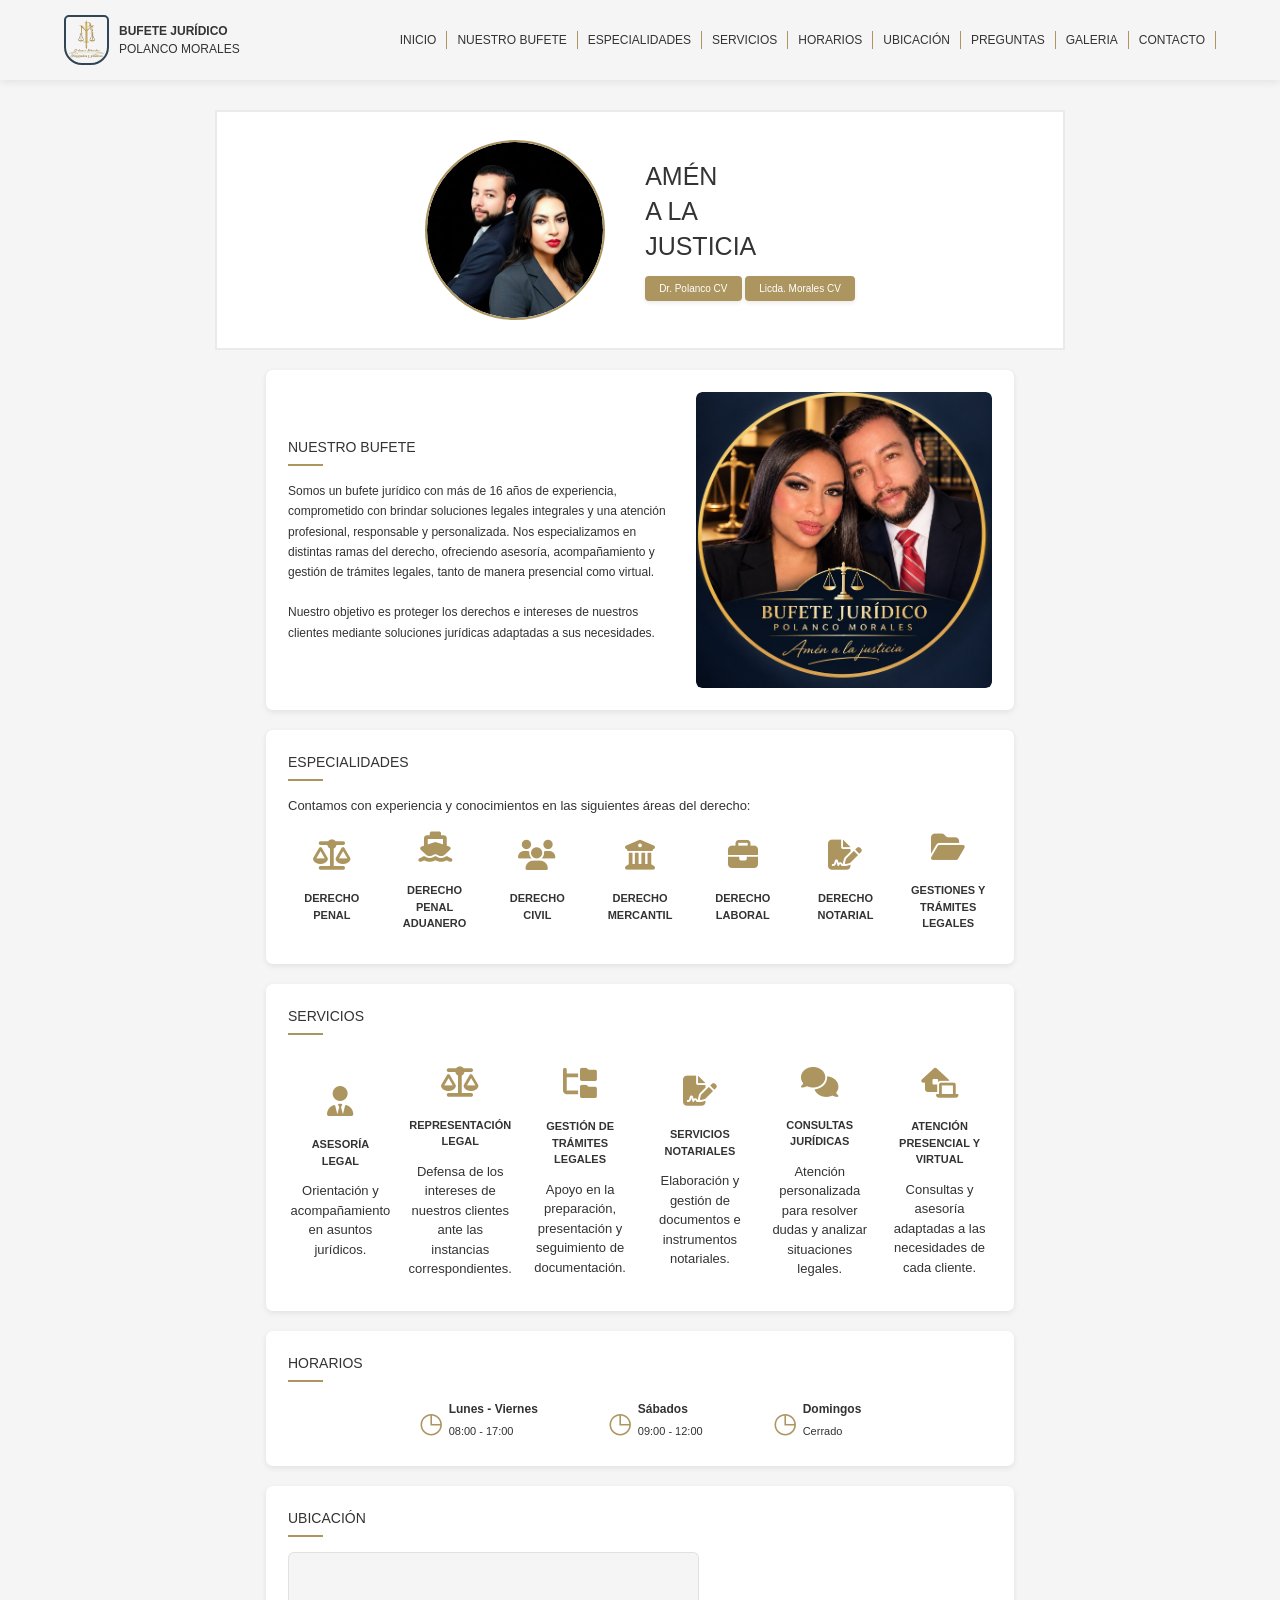
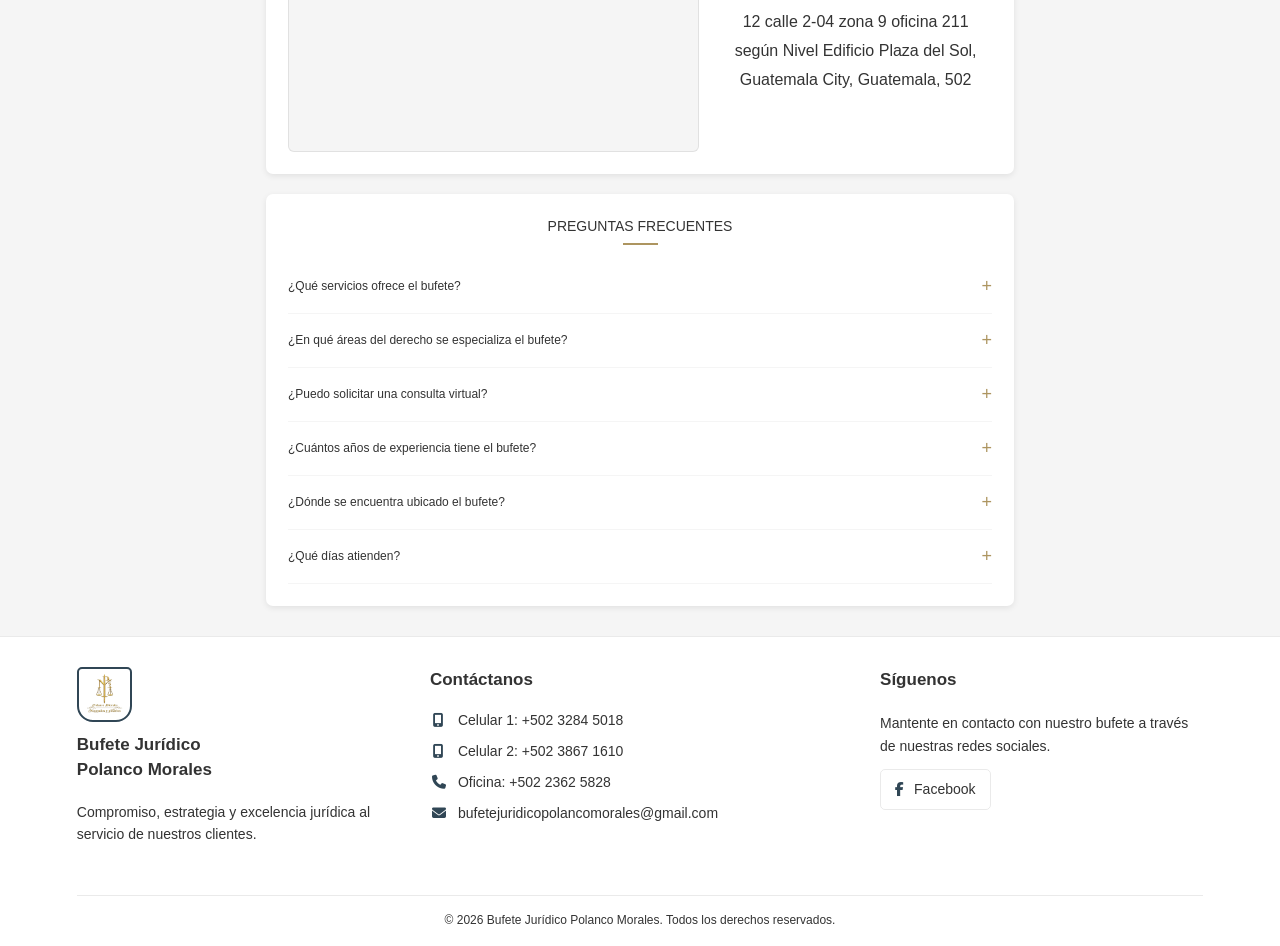
<file: index.html>
<!DOCTYPE html>
<html lang="es">
<head>
    <meta charset="UTF-8">
    <meta name="viewport" content="width=device-width, initial-scale=1.0">
    <title>Bufete Jurídico Polanco Morales</title>
    <link rel="icon" type="image/png" href="./assets/logo.png">
    <link rel="stylesheet" href="https://cdnjs.cloudflare.com/ajax/libs/font-awesome/6.5.1/css/all.min.css">
    <link rel="stylesheet" href="./CSS/estilos.css">
    <link rel="stylesheet" href="./CSS/navbar.css">
    <link rel="stylesheet" href="./CSS/footer.css">
</head>
<body>
    <!--Navbar-->
    <header class="encabezado">
        <div class="logo">
            <div class="logo-icono">
                <img src="./assets/logo.png">
            </div>
            <div class="logo-texto">
                <strong>BUFETE JURÍDICO</strong>
                <span>POLANCO MORALES</span>
            </div>
        </div>
        <nav class="menu">
            <a href="#inicio">INICIO</a>
            <a href="#historia">NUESTRO BUFETE</a>
            <a href="#especialidades">ESPECIALIDADES</a>
            <a href="#servicios">SERVICIOS</a>
            <a href="#horarios">HORARIOS</a>
            <a href="#ubicacion">UBICACIÓN</a>
            <a href="#preguntas">PREGUNTAS</a>
            <a href="./galeria.html">GALERIA</a>
            <a href="https://wa.me/50232845018" target="_blank" rel="noopener noreferrer">CONTACTO</a>
        </nav>
    </header>

    <!--Contenido-->
    <main class="contenedor">
        <!--Portada Principal-->
        <div class="portada" id="inicio">
            <div class="abogados">
                <img src="./assets/abogados.jpg" alt="foto de los abogados">
            </div>
            <div class="portada-texto">
                <h2>AMÉN<br>
                A LA<br>
                JUSTICIA</h2>
                <a class="etiqueta" href="./cvdoctor.html">Dr. Polanco CV</a>
                <a class="etiqueta" href="./cvlicda.html">Licda. Morales CV</a>
            </div>
        </div>

        <!--Sobre Nosotros-->
        <article class="tarjeta historia" id="historia">
            <div class="texto">
                <h3>NUESTRO BUFETE</h3>
                <p>
                    Somos un bufete jurídico con más de 16 años de experiencia, comprometido con brindar 
                    soluciones legales integrales y una atención profesional, responsable y 
                    personalizada. Nos especializamos en distintas ramas del derecho, ofreciendo 
                    asesoría, acompañamiento y gestión de trámites legales, tanto de manera presencial 
                    como virtual.
                </p><br><p>
                    Nuestro objetivo es proteger los derechos e intereses de nuestros clientes mediante 
                    soluciones jurídicas adaptadas a sus necesidades.
                </p>
            </div>
            <div class="imagen-equipo">
                <img src="./assets/abogados2.jpeg" alt="foto de los abogados">
            </div>
        </article>

         <!--Especialidades-->
        <article class="tarjeta" id="especialidades">
        <h3>ESPECIALIDADES</h3>
        <p>Contamos con experiencia y conocimientos en las siguientes áreas del derecho:</p>
        <div class="elementos">
            <div class="elemento">
                <span class="icono"><i class="fa-solid fa-scale-balanced"></i></span>
                <strong>DERECHO PENAL</strong>
            </div>

            <div class="elemento">
                <span class="icono"><i class="fa-solid fa-ship"></i></span>
                <strong>DERECHO PENAL ADUANERO</strong>
            </div>

            <div class="elemento">
                <span class="icono"><i class="fa-solid fa-users"></i></span>
                <strong>DERECHO CIVIL</strong>
            </div>

            <div class="elemento">
                <span class="icono"><i class="fa-solid fa-building-columns"></i></span>
                <strong>DERECHO MERCANTIL</strong>
            </div>

            <div class="elemento">
                <span class="icono"><i class="fa-solid fa-briefcase"></i></span>
                <strong>DERECHO LABORAL</strong>
            </div>

            <div class="elemento">
                <span class="icono"><i class="fa-solid fa-file-signature"></i></span>
                <strong>DERECHO NOTARIAL</strong>
            </div>

            <div class="elemento">
                <span class="icono"><i class="fa-solid fa-folder-open"></i></span>
                <strong>GESTIONES Y TRÁMITES LEGALES</strong>
            </div>
        </div>
        </article>

        <!--Servicios-->
        <article class="tarjeta" id="servicios">
        <h3>SERVICIOS</h3>
        <div class="elementos">
            <div class="elemento">
                <span class="icono"><i class="fa-solid fa-user-tie"></i></span>
                <strong>ASESORÍA LEGAL</strong>
                <p>Orientación y acompañamiento en asuntos jurídicos.</p>
            </div>

            <div class="elemento">
                <span class="icono"><i class="fa-solid fa-scale-balanced"></i></span>
                <strong>REPRESENTACIÓN LEGAL</strong>
                <p>Defensa de los intereses de nuestros clientes ante las instancias correspondientes.</p>
            </div>

            <div class="elemento">
                <span class="icono"><i class="fa-solid fa-folder-tree"></i></span>
                <strong>GESTIÓN DE TRÁMITES LEGALES</strong>
                <p>Apoyo en la preparación, presentación y seguimiento de documentación.</p>
            </div>

            <div class="elemento">
                <span class="icono"><i class="fa-solid fa-file-signature"></i></span>
                <strong>SERVICIOS NOTARIALES</strong>
                <p>Elaboración y gestión de documentos e instrumentos notariales.</p>
            </div>

            <div class="elemento">
                <span class="icono"><i class="fa-solid fa-comments"></i></span>
                <strong>CONSULTAS JURÍDICAS</strong>
                <p>Atención personalizada para resolver dudas y analizar situaciones legales.</p>
            </div>

            <div class="elemento">
                <span class="icono"><i class="fa-solid fa-laptop-house"></i></span>
                <strong>ATENCIÓN PRESENCIAL Y VIRTUAL</strong>
                <p>Consultas y asesoría adaptadas a las necesidades de cada cliente.</p>
            </div>
        </div>
        </article>

        <!--Horarios-->
        <article class="tarjeta" id="horarios">
            <h3>HORARIOS</h3>

            <div class="horarios">
                <div class="horario">
                    <span class="reloj">◷</span>
                    <div>
                        <strong>Lunes - Viernes</strong>
                        <p>08:00 - 17:00</p>
                    </div>
                </div>

                <div class="horario">
                    <span class="reloj">◷</span>
                    <div>
                        <strong>Sábados</strong>
                        <p>09:00 - 12:00</p>
                    </div>
                </div>

                <div class="horario">
                    <span class="reloj">◷</span>
                    <div>
                        <strong>Domingos</strong>
                        <p>Cerrado</p>
                    </div>
                </div>
            </div>
        </article>

        <!--Ubicacion-->
        <article class="tarjeta" id="ubicacion">
            <h3>UBICACIÓN</h3>
            <div class="ubicacion">
                <div class="mapa">
                    <iframe src="https://www.google.com/maps/embed?pb=!1m17!1m12!1m3!1d3860.9471312645524!2d-90.52725379059821!3d14.602087585825569!2m3!1f0!2f0!3f0!3m2!1i1024!2i768!4f13.1!3m2!1m1!2zMTTCsDM2JzA3LjUiTiA5MMKwMzEnMjguOCJX!5e0!3m2!1ses!2sgt!4v1791774479644!5m2!1ses!2sgt" width="600" height="450" style="border:0;" allowfullscreen="" loading="lazy" referrerpolicy="strict-origin-when-cross-origin"></iframe>
                </div>
                <p>
                    12 calle 2-04 zona 9 oficina 211 según Nivel Edificio Plaza del Sol, Guatemala City, Guatemala, 502
                </p>
            </div>
        </article>

        <!--Preguntas Frecuentes-->
        <article class="tarjeta" id="preguntas">
            <h3 class="titulo-centrado">PREGUNTAS FRECUENTES</h3>
            <details>
                <summary>¿Qué servicios ofrece el bufete?</summary>
                <p>
                    Ofrecemos asesoría jurídica, representación legal,
                    servicios notariales y gestión de trámites en distintas
                    áreas del derecho.
                </p>
            </details>

            <details>
                <summary>¿En qué áreas del derecho se especializa el bufete?</summary>
                <p>
                    Nos especializamos en derecho penal, penal aduanero,
                    civil, mercantil, laboral y notarial, además de otras
                    gestiones legales.
                </p>
            </details>

            <details>
                <summary>¿Puedo solicitar una consulta virtual?</summary>
                <p>
                    Sí. Brindamos atención presencial y virtual, según
                    las necesidades del cliente y la naturaleza del asunto legal.
                </p>
            </details>

            <details>
                <summary>¿Cuántos años de experiencia tiene el bufete?</summary>
                <p>
                    Contamos con más de 16 años de experiencia en el
                    ámbito jurídico.
                </p>
            </details>

            <details>
                <summary>¿Dónde se encuentra ubicado el bufete?</summary>
                <p>
                    Estamos ubicados en el Edificio Plaza del Sol,
                    oficina 211, segundo nivel, 12 calle 2-04,
                    zona 9, Ciudad de Guatemala.
                </p>
            </details>

            <details>
                <summary>¿Qué días atienden?</summary>
                <p>
                    Atendemos de lunes a viernes de 8:00 a. m. a
                    5:00 p. m. y los sábados de 9:00 a. m. a
                    12:00 p. m. Los domingos permanecemos cerrados.
                </p>
            </details>
        </article>
    </main>

    <!--footer-->
    <footer class="pie" id="contacto">
        <div class="pie-contenido">
            <!-- Identidad del bufete -->
            <div class="pie-marca">
                <div class="logo-pie">
                    <img src="./assets/logo.png" alt="Logo del Bufete Jurídico Polanco Morales">
                </div>
                <h3>Bufete Jurídico<br>Polanco Morales</h3>
                <p>
                    Compromiso, estrategia y excelencia jurídica
                    al servicio de nuestros clientes.
                </p>
            </div>
            <!-- Información de contacto -->
            <div class="pie-contacto">
                <h3>Contáctanos</h3>
                <a href="tel:+50232845018">
                    <i class="fa-solid fa-mobile-screen-button"></i>
                    <span>Celular 1: +502 3284 5018</span>
                </a>
                <a href="tel:+50238671610">
                    <i class="fa-solid fa-mobile-screen-button"></i>
                    <span>Celular 2: +502 3867 1610</span>
                </a>
                <a href="tel:+50223625828">
                    <i class="fa-solid fa-phone"></i>
                    <span>Oficina: +502 2362 5828</span>
                </a>
                <a href="mailto:bufetejuridicopolancomorales@gmail.com">
                    <i class="fa-solid fa-envelope"></i>
                    <span>bufetejuridicopolancomorales@gmail.com</span>
                </a>
            </div>
            <!-- Redes sociales -->
            <div class="pie-redes">
                <h3>Síguenos</h3>
                <p>
                    Mantente en contacto con nuestro bufete
                    a través de nuestras redes sociales.
                </p>
                <a class="red-social"
                href="https://www.facebook.com/share/1MGmmnEC4C/?mibextid=wwXIfr"
                target="_blank"
                rel="noopener noreferrer">
                    <i class="fa-brands fa-facebook-f"></i>
                    <span>Facebook</span>
                </a>
            </div>
        </div>
        <!-- Derechos reservados -->
        <div class="pie-inferior">
            <p>
                © 2026 Bufete Jurídico Polanco Morales.
                Todos los derechos reservados.
            </p>
        </div>
    </footer>

</body>
</html>
</file>
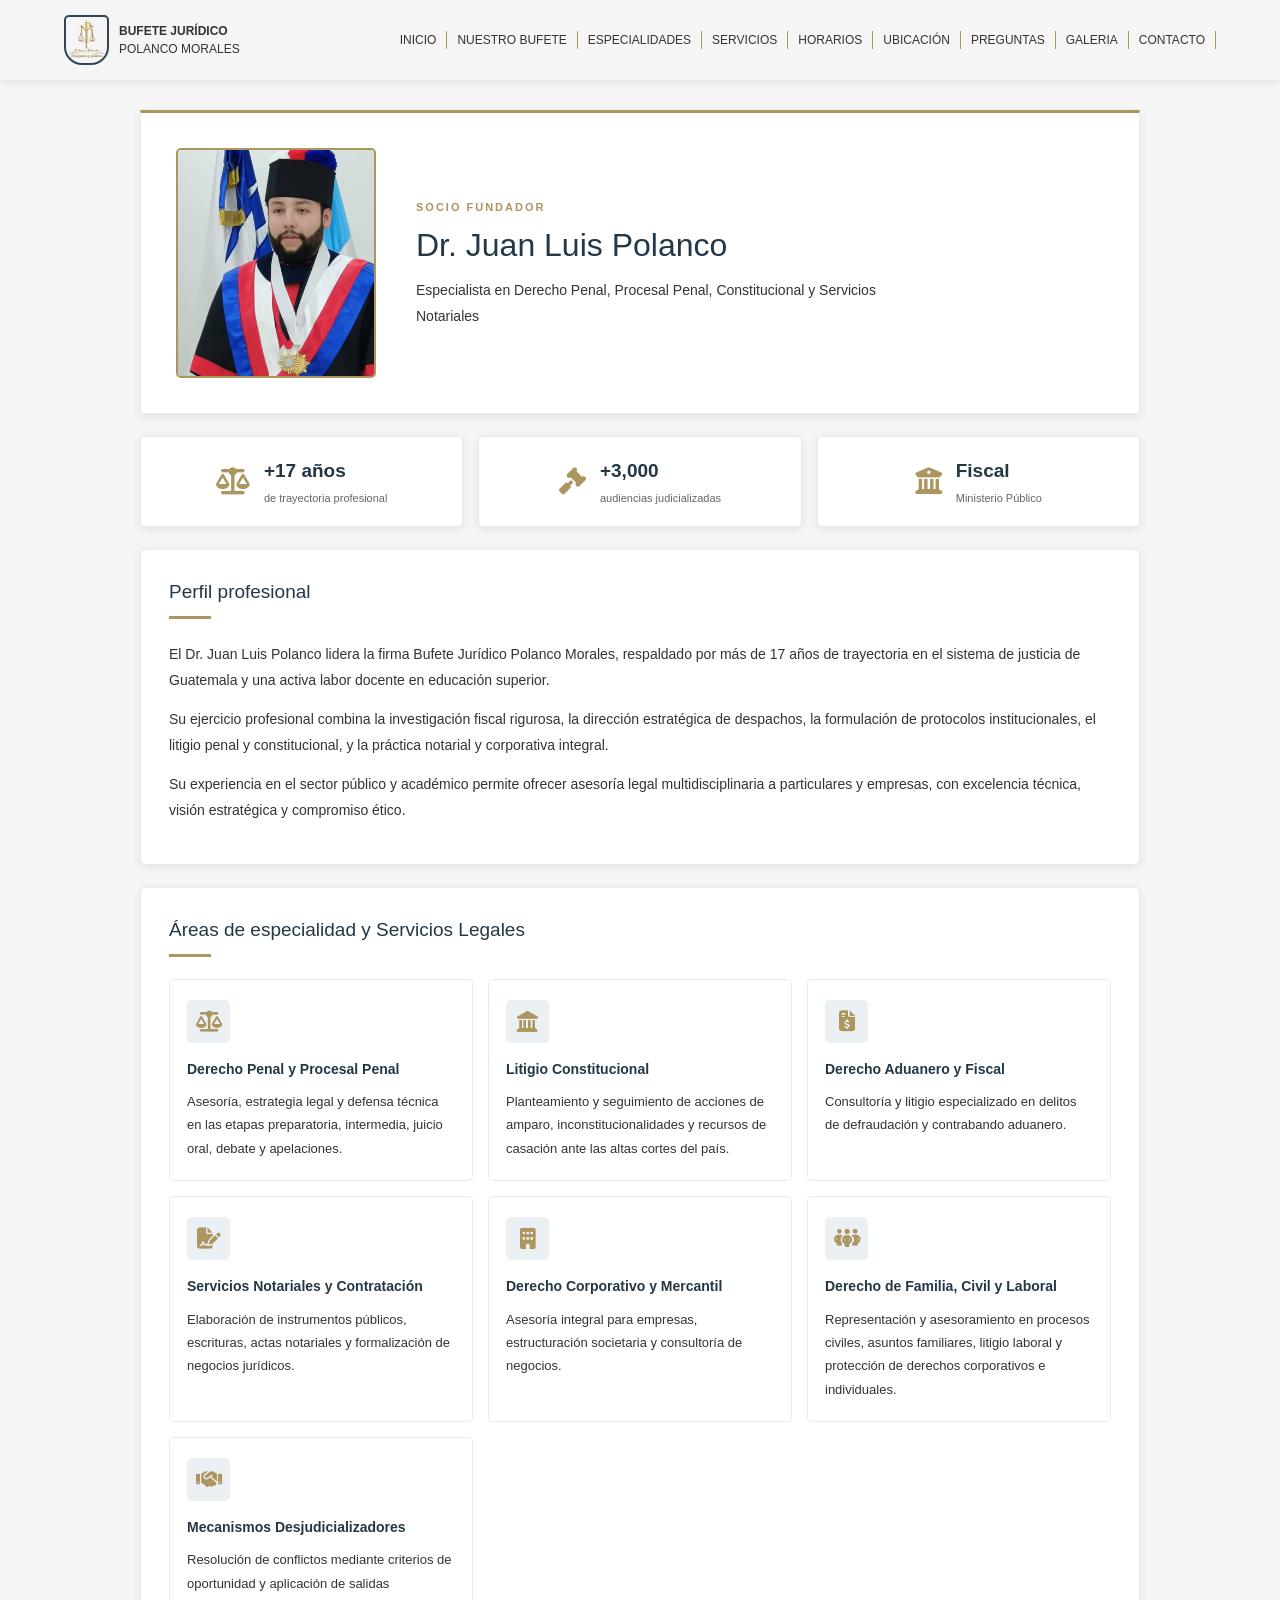
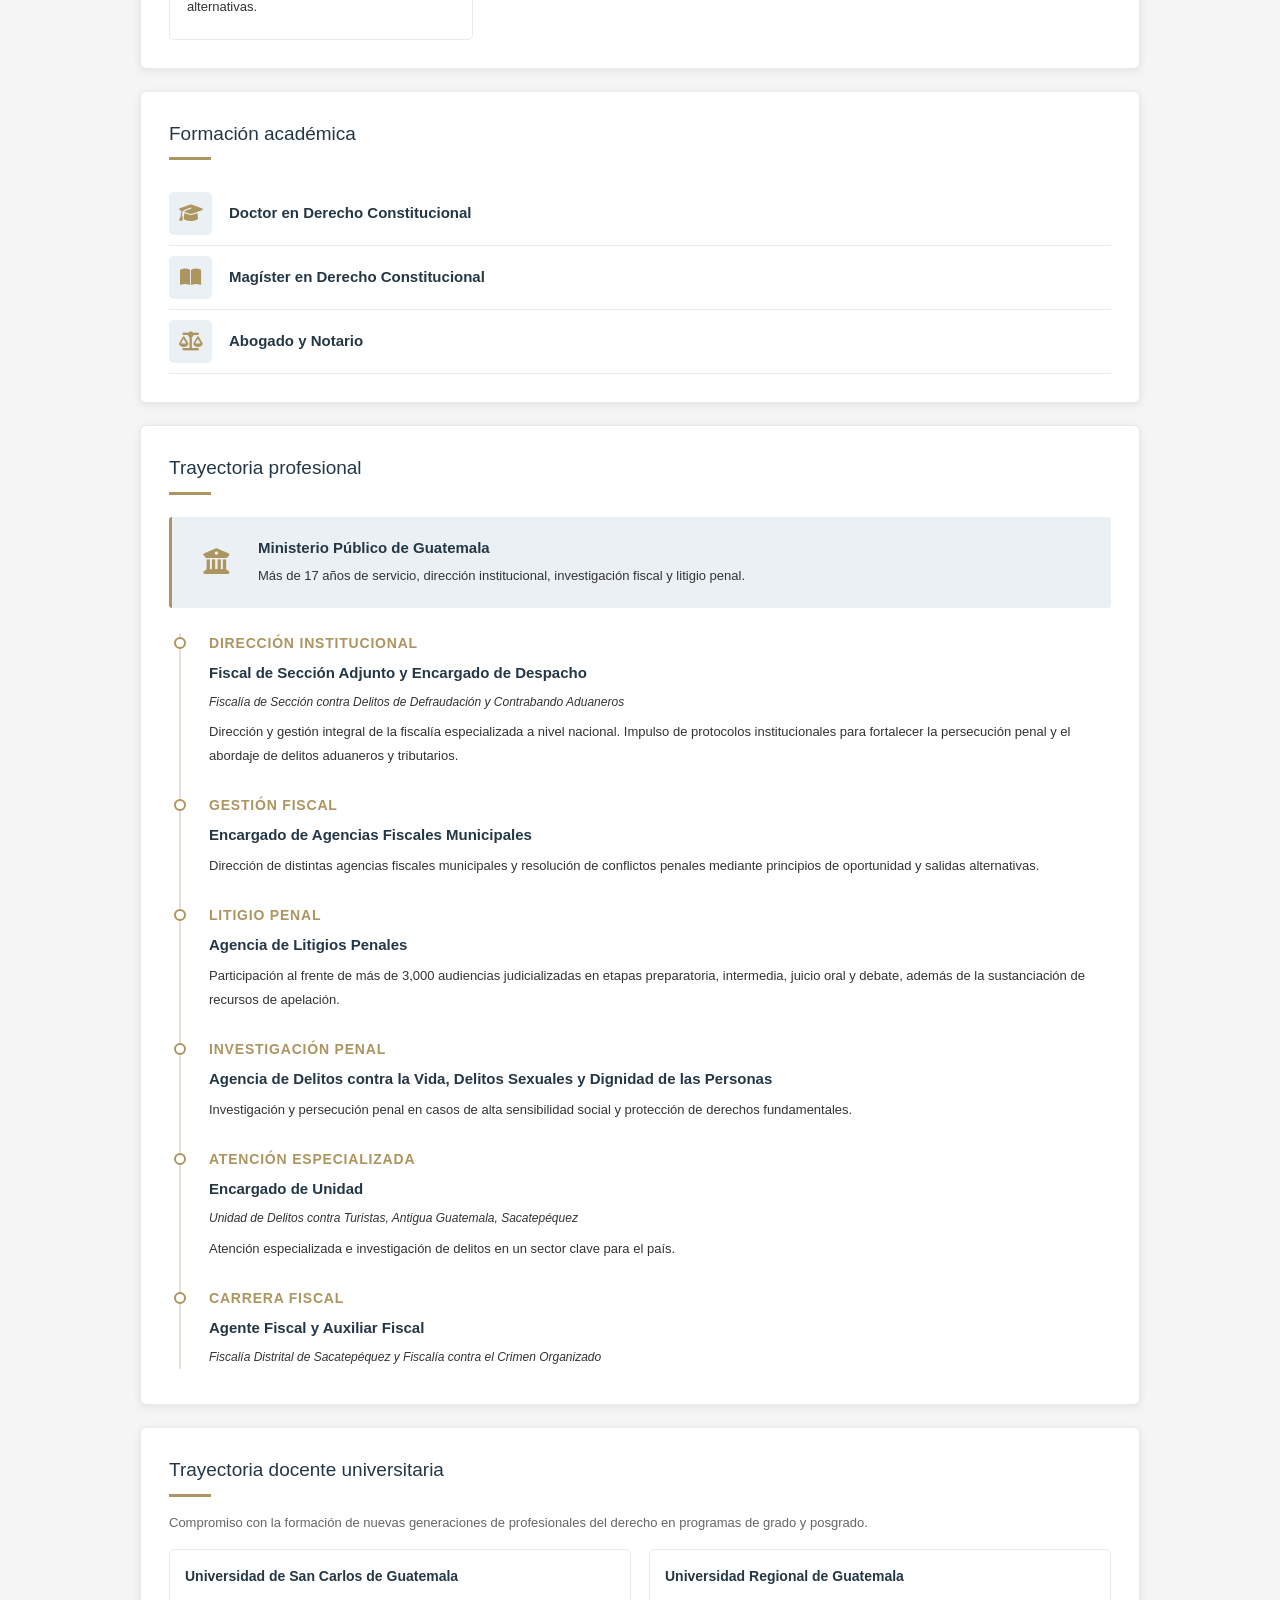
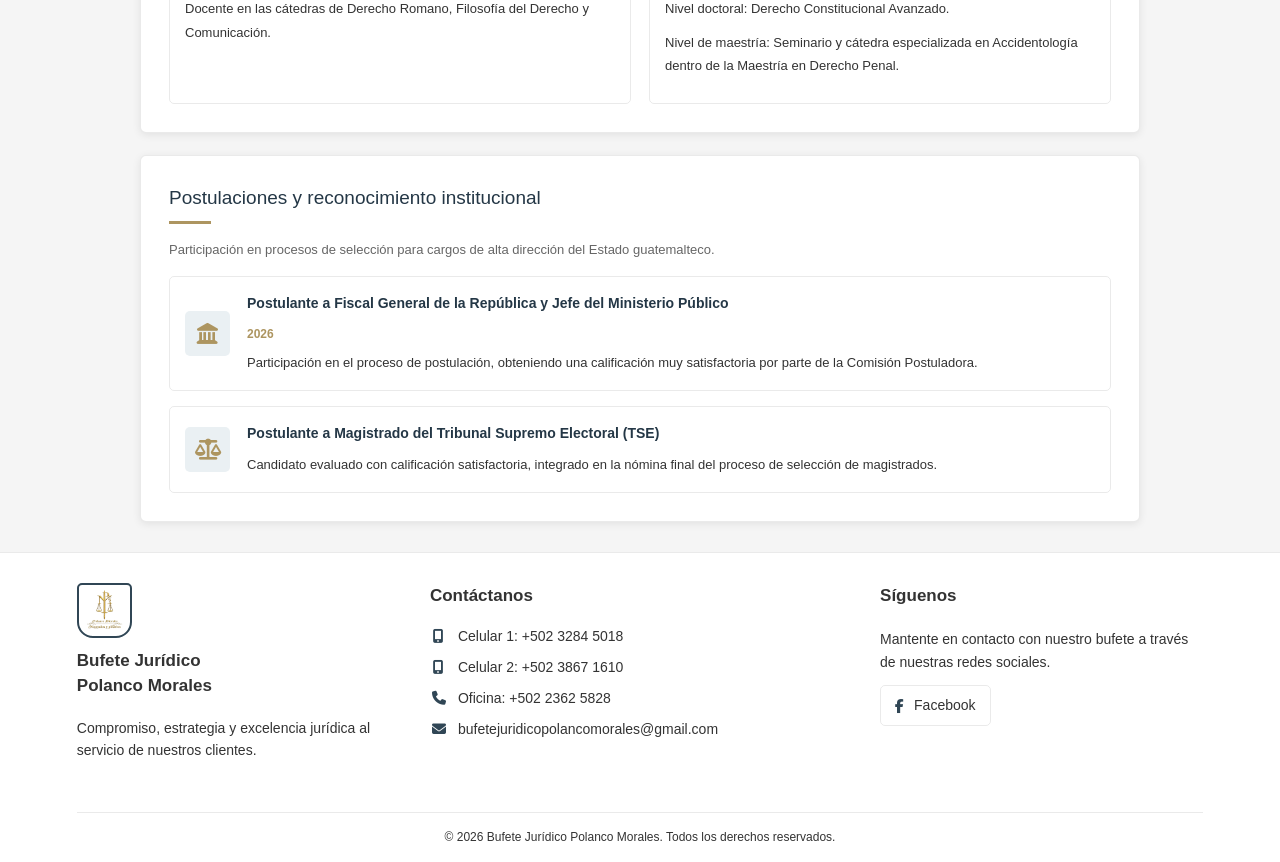
<file: cvdoctor.html>
<!DOCTYPE html>
<html lang="es">
<head>
    <meta charset="UTF-8">
    <meta name="viewport" content="width=device-width, initial-scale=1.0">
    <meta name="description" content="Perfil profesional del Dr. Juan Luis Polanco, socio fundador de Bufete Jurídico Polanco Morales, especialista en Derecho Penal, Constitucional y Notarial.">
    <title>Dr. Juan Luis Polanco | Bufete Jurídico Polanco Morales</title>
    <link rel="icon" type="image/png" href="./assets/logo.png">
    <link rel="stylesheet" href="./CSS/variables.css">
    <link rel="stylesheet" href="./CSS/navbar.css">
    <link rel="stylesheet" href="./CSS/cv.css">
    <link rel="stylesheet" href="./CSS/cv_resp.css">
    <link rel="stylesheet" href="./CSS/footer.css">

    <link rel="stylesheet" href="https://cdnjs.cloudflare.com/ajax/libs/font-awesome/6.7.2/css/all.min.css">
</head>
<body>

    <!--Navbar-->
    <header class="encabezado">
        <div class="logo">
            <div class="logo-icono">
                <img src="./assets/logo.png">
            </div>
            <div class="logo-texto">
                <strong>BUFETE JURÍDICO</strong>
                <span>POLANCO MORALES</span>
            </div>
        </div>
        <nav class="menu">
            <a href="./index.html#inicio">INICIO</a>
            <a href="./index.html#historia">NUESTRO BUFETE</a>
            <a href="./index.html#especialidades">ESPECIALIDADES</a>
            <a href="./index.html#servicios">SERVICIOS</a>
            <a href="./index.html#horarios">HORARIOS</a>
            <a href="./index.html#ubicacion">UBICACIÓN</a>
            <a href="./index.html#preguntas">PREGUNTAS</a>
            <a href="./galeria.html">GALERIA</a>
            <a href="https://wa.me/50232845018" target="_blank" rel="noopener noreferrer">CONTACTO</a>
        </nav>
    </header>

    <main class="contenedor" id="inicio">
        <!--perfil-->
        <section class="portada">
            <div class="foto-perfil">
                <img src="./assets/cvdoc.jpeg" alt="Fotografía del Dr. Juan Luis Polanco">
            </div>
            <div class="portada-texto">
                <span class="subtitulo">SOCIO FUNDADOR</span>
                <h1>Dr. Juan Luis Polanco</h1>
                <p class="cargo">Especialista en Derecho Penal, Procesal Penal, Constitucional y Servicios Notariales</p>
            </div>
        </section>

        <!--datos destacados-->
        <section class="indicadores" aria-label="Experiencia profesional">
            <article class="indicador">
                <i class="fa-solid fa-scale-balanced"></i>
                <div>
                    <strong>+17 años</strong>
                    <span>de trayectoria profesional</span>
                </div>
            </article>
            <article class="indicador">
                <i class="fa-solid fa-gavel"></i>
                <div>
                    <strong>+3,000</strong>
                    <span>audiencias judicializadas</span>
                </div>
            </article>
            <article class="indicador">
                <i class="fa-solid fa-building-columns"></i>
                <div>
                    <strong>Fiscal</strong>
                    <span>Ministerio Público</span>
                </div>
            </article>
        </section>

        <!--introduccion personal-->
        <section class="tarjeta" id="perfil">
            <h2 class="titulo-seccion">Perfil profesional</h2>

            <div class="perfil-contenido">
                <div class="perfil-texto">
                    <p>
                        El Dr. Juan Luis Polanco lidera la firma Bufete Jurídico
                        Polanco Morales, respaldado por más de 17 años de
                        trayectoria en el sistema de justicia de Guatemala y
                        una activa labor docente en educación superior.
                    </p>
                    <p>
                        Su ejercicio profesional combina la investigación
                        fiscal rigurosa, la dirección estratégica de despachos,
                        la formulación de protocolos institucionales, el litigio
                        penal y constitucional, y la práctica notarial y
                        corporativa integral.
                    </p>
                    <p>
                        Su experiencia en el sector público y académico permite
                        ofrecer asesoría legal multidisciplinaria a particulares
                        y empresas, con excelencia técnica, visión estratégica
                        y compromiso ético.
                    </p>
                </div>
            </div>
        </section>

        <!--especialidades y servicios-->
        <section class="tarjeta" id="especialidades">
            <h2 class="titulo-seccion">Áreas de especialidad y Servicios Legales</h2>
            <div class="especialidades-grid">
                <article class="especialidad">
                    <div class="especialidad-icono">
                        <i class="fa-solid fa-scale-balanced"></i>
                    </div>
                    <h3>Derecho Penal y Procesal Penal</h3>
                    <p>
                        Asesoría, estrategia legal y defensa técnica en las
                        etapas preparatoria, intermedia, juicio oral, debate
                        y apelaciones.
                    </p>
                </article>
                <article class="especialidad">
                    <div class="especialidad-icono">
                        <i class="fa-solid fa-landmark"></i>
                    </div>
                    <h3>Litigio Constitucional</h3>
                    <p>
                        Planteamiento y seguimiento de acciones de amparo,
                        inconstitucionalidades y recursos de casación ante
                        las altas cortes del país.
                    </p>
                </article>
                <article class="especialidad">
                    <div class="especialidad-icono">
                        <i class="fa-solid fa-file-invoice-dollar"></i>
                    </div>
                    <h3>Derecho Aduanero y Fiscal</h3>
                    <p>
                        Consultoría y litigio especializado en delitos de
                        defraudación y contrabando aduanero.
                    </p>
                </article>
                <article class="especialidad">
                    <div class="especialidad-icono">
                        <i class="fa-solid fa-file-signature"></i>
                    </div>
                    <h3>Servicios Notariales y Contratación</h3>
                    <p>
                        Elaboración de instrumentos públicos, escrituras,
                        actas notariales y formalización de negocios jurídicos.
                    </p>
                </article>
                <article class="especialidad">
                    <div class="especialidad-icono">
                        <i class="fa-solid fa-building"></i>
                    </div>
                    <h3>Derecho Corporativo y Mercantil</h3>
                    <p>
                        Asesoría integral para empresas, estructuración
                        societaria y consultoría de negocios.
                    </p>
                </article>
                <article class="especialidad">
                    <div class="especialidad-icono">
                        <i class="fa-solid fa-people-group"></i>
                    </div>
                    <h3>Derecho de Familia, Civil y Laboral</h3>
                    <p>
                        Representación y asesoramiento en procesos civiles,
                        asuntos familiares, litigio laboral y protección
                        de derechos corporativos e individuales.
                    </p>
                </article>
                <article class="especialidad">
                    <div class="especialidad-icono">
                        <i class="fa-solid fa-handshake"></i>
                    </div>
                    <h3>Mecanismos Desjudicializadores</h3>
                    <p>
                        Resolución de conflictos mediante criterios de
                        oportunidad y aplicación de salidas alternativas.
                    </p>
                </article>
            </div>
        </section>

        <!--formacion academica-->
        <section class="tarjeta" id="formacion">
            <h2 class="titulo-seccion">Formación académica</h2>
            <div class="formacion-lista">
                <article class="formacion-item">
                    <span class="formacion-icono">
                        <i class="fa-solid fa-graduation-cap"></i>
                    </span>
                    <h3>Doctor en Derecho Constitucional</h3>
                </article>
                <article class="formacion-item">
                    <span class="formacion-icono">
                        <i class="fa-solid fa-book-open"></i>
                    </span>
                    <h3>Magíster en Derecho Constitucional</h3>
                </article>
                <article class="formacion-item">
                    <span class="formacion-icono">
                        <i class="fa-solid fa-scale-balanced"></i>
                    </span>
                    <h3>Abogado y Notario</h3>
                </article>
            </div>
        </section>

        <!--experiencia profesional-->
        <section class="tarjeta" id="experiencia">
            <h2 class="titulo-seccion">Trayectoria profesional</h2>
            <div class="experiencia-intro">
                <div class="experiencia-icono">
                    <i class="fa-solid fa-building-columns"></i>
                </div>
                <div>
                    <h3>Ministerio Público de Guatemala</h3>
                    <p>
                        Más de 17 años de servicio, dirección institucional,
                        investigación fiscal y litigio penal.
                    </p>
                </div>
            </div>
            <div class="linea-tiempo">
                <article class="experiencia-item">
                    <span class="punto-tiempo"></span>
                    <div>
                        <span class="experiencia-categoria">
                            DIRECCIÓN INSTITUCIONAL
                        </span>
                        <h3>Fiscal de Sección Adjunto y Encargado de Despacho</h3>
                        <p class="institucion">
                            Fiscalía de Sección contra Delitos de Defraudación
                            y Contrabando Aduaneros
                        </p>
                        <p>
                            Dirección y gestión integral de la fiscalía
                            especializada a nivel nacional. Impulso de
                            protocolos institucionales para fortalecer la
                            persecución penal y el abordaje de delitos
                            aduaneros y tributarios.
                        </p>
                    </div>
                </article>
                <article class="experiencia-item">
                    <span class="punto-tiempo"></span>
                    <div>
                        <span class="experiencia-categoria">
                            GESTIÓN FISCAL
                        </span>
                        <h3>Encargado de Agencias Fiscales Municipales</h3>
                        <p>
                            Dirección de distintas agencias fiscales
                            municipales y resolución de conflictos penales
                            mediante principios de oportunidad y salidas
                            alternativas.
                        </p>
                    </div>
                </article>
                <article class="experiencia-item">
                    <span class="punto-tiempo"></span>
                    <div>
                        <span class="experiencia-categoria">
                            LITIGIO PENAL
                        </span>
                        <h3>Agencia de Litigios Penales</h3>
                        <p>
                            Participación al frente de más de 3,000 audiencias
                            judicializadas en etapas preparatoria, intermedia,
                            juicio oral y debate, además de la sustanciación
                            de recursos de apelación.
                        </p>
                    </div>
                </article>
                <article class="experiencia-item">
                    <span class="punto-tiempo"></span>
                    <div>
                        <span class="experiencia-categoria">
                            INVESTIGACIÓN PENAL
                        </span>
                        <h3>Agencia de Delitos contra la Vida, Delitos Sexuales y Dignidad de las Personas</h3>
                        <p>
                            Investigación y persecución penal en casos de
                            alta sensibilidad social y protección de derechos
                            fundamentales.
                        </p>
                    </div>
                </article>
                <article class="experiencia-item">
                    <span class="punto-tiempo"></span>
                    <div>
                        <span class="experiencia-categoria">
                            ATENCIÓN ESPECIALIZADA
                        </span>
                        <h3>Encargado de Unidad</h3>
                        <p class="institucion">
                            Unidad de Delitos contra Turistas, Antigua
                            Guatemala, Sacatepéquez
                        </p>
                        <p>
                            Atención especializada e investigación de delitos
                            en un sector clave para el país.
                        </p>
                    </div>
                </article>
                <article class="experiencia-item">
                    <span class="punto-tiempo"></span>
                    <div>
                        <span class="experiencia-categoria">
                            CARRERA FISCAL
                        </span>
                        <h3>Agente Fiscal y Auxiliar Fiscal</h3>
                        <p class="institucion">
                            Fiscalía Distrital de Sacatepéquez y Fiscalía
                            contra el Crimen Organizado
                        </p>
                    </div>
                </article>
            </div>
        </section>

        <!--docencia-->
        <section class="tarjeta" id="docencia">
            <h2 class="titulo-seccion">Trayectoria docente universitaria</h2>
            <p class="introduccion">
                Compromiso con la formación de nuevas generaciones de
                profesionales del derecho en programas de grado y posgrado.
            </p>
            <div class="docencia-grid">
                <article class="docencia-card">
                    <h3>Universidad de San Carlos de Guatemala</h3>
                    <p>
                        Docente en las cátedras de Derecho Romano,
                        Filosofía del Derecho y Comunicación.
                    </p>
                </article>
                <article class="docencia-card">
                    <h3>Universidad Regional de Guatemala</h3>
                    <p>
                        Nivel doctoral: Derecho Constitucional Avanzado.
                    </p>
                    <p>
                        Nivel de maestría: Seminario y cátedra especializada
                        en Accidentología dentro de la Maestría en Derecho Penal.
                    </p>
                </article>
            </div>
        </section>

        <!--postulaciones-->
        <section class="tarjeta" id="reconocimientos">
            <h2 class="titulo-seccion">Postulaciones y reconocimiento institucional</h2>
            <p class="introduccion">
                Participación en procesos de selección para cargos de alta
                dirección del Estado guatemalteco.
            </p>
            <div class="postulaciones-lista">
                <article class="postulacion">
                    <div class="postulacion-icono">
                        <i class="fa-solid fa-landmark"></i>
                    </div>
                    <div>
                        <h3>Postulante a Fiscal General de la República y Jefe del Ministerio Público</h3>
                        <span class="postulacion-fecha">2026</span>
                        <p>
                            Participación en el proceso de postulación,
                            obteniendo una calificación muy satisfactoria
                            por parte de la Comisión Postuladora.
                        </p>
                    </div>
                </article>
                <article class="postulacion">
                    <div class="postulacion-icono">
                        <i class="fa-solid fa-scale-balanced"></i>
                    </div>
                    <div>
                        <h3>Postulante a Magistrado del Tribunal Supremo Electoral (TSE)</h3>
                        <p>
                            Candidato evaluado con calificación satisfactoria,
                            integrado en la nómina final del proceso de
                            selección de magistrados.
                        </p>
                    </div>
                </article>

            </div>
        </section>
    </main>

    <!--footer-->
    <footer class="pie" id="contacto">
        <div class="pie-contenido">
            <!-- Identidad del bufete -->
            <div class="pie-marca">
                <div class="logo-pie">
                    <img src="./assets/logo.png" alt="Logo del Bufete Jurídico Polanco Morales">
                </div>
                <h3>Bufete Jurídico<br>Polanco Morales</h3>
                <p>
                    Compromiso, estrategia y excelencia jurídica
                    al servicio de nuestros clientes.
                </p>
            </div>
            <!-- Información de contacto -->
            <div class="pie-contacto">
                <h3>Contáctanos</h3>
                <a href="tel:+50232845018">
                    <i class="fa-solid fa-mobile-screen-button"></i>
                    <span>Celular 1: +502 3284 5018</span>
                </a>
                <a href="tel:+50238671610">
                    <i class="fa-solid fa-mobile-screen-button"></i>
                    <span>Celular 2: +502 3867 1610</span>
                </a>
                <a href="tel:+50223625828">
                    <i class="fa-solid fa-phone"></i>
                    <span>Oficina: +502 2362 5828</span>
                </a>
                <a href="mailto:bufetejuridicopolancomorales@gmail.com">
                    <i class="fa-solid fa-envelope"></i>
                    <span>bufetejuridicopolancomorales@gmail.com</span>
                </a>
            </div>
            <!-- Redes sociales -->
            <div class="pie-redes">
                <h3>Síguenos</h3>
                <p>
                    Mantente en contacto con nuestro bufete
                    a través de nuestras redes sociales.
                </p>
                <a class="red-social"
                href="https://www.facebook.com/share/1MGmmnEC4C/?mibextid=wwXIfr"
                target="_blank"
                rel="noopener noreferrer">
                    <i class="fa-brands fa-facebook-f"></i>
                    <span>Facebook</span>
                </a>
            </div>
        </div>
        <!-- Derechos reservados -->
        <div class="pie-inferior">
            <p>
                © 2026 Bufete Jurídico Polanco Morales.
                Todos los derechos reservados.
            </p>
        </div>
    </footer>

</body>
</html>
</file>
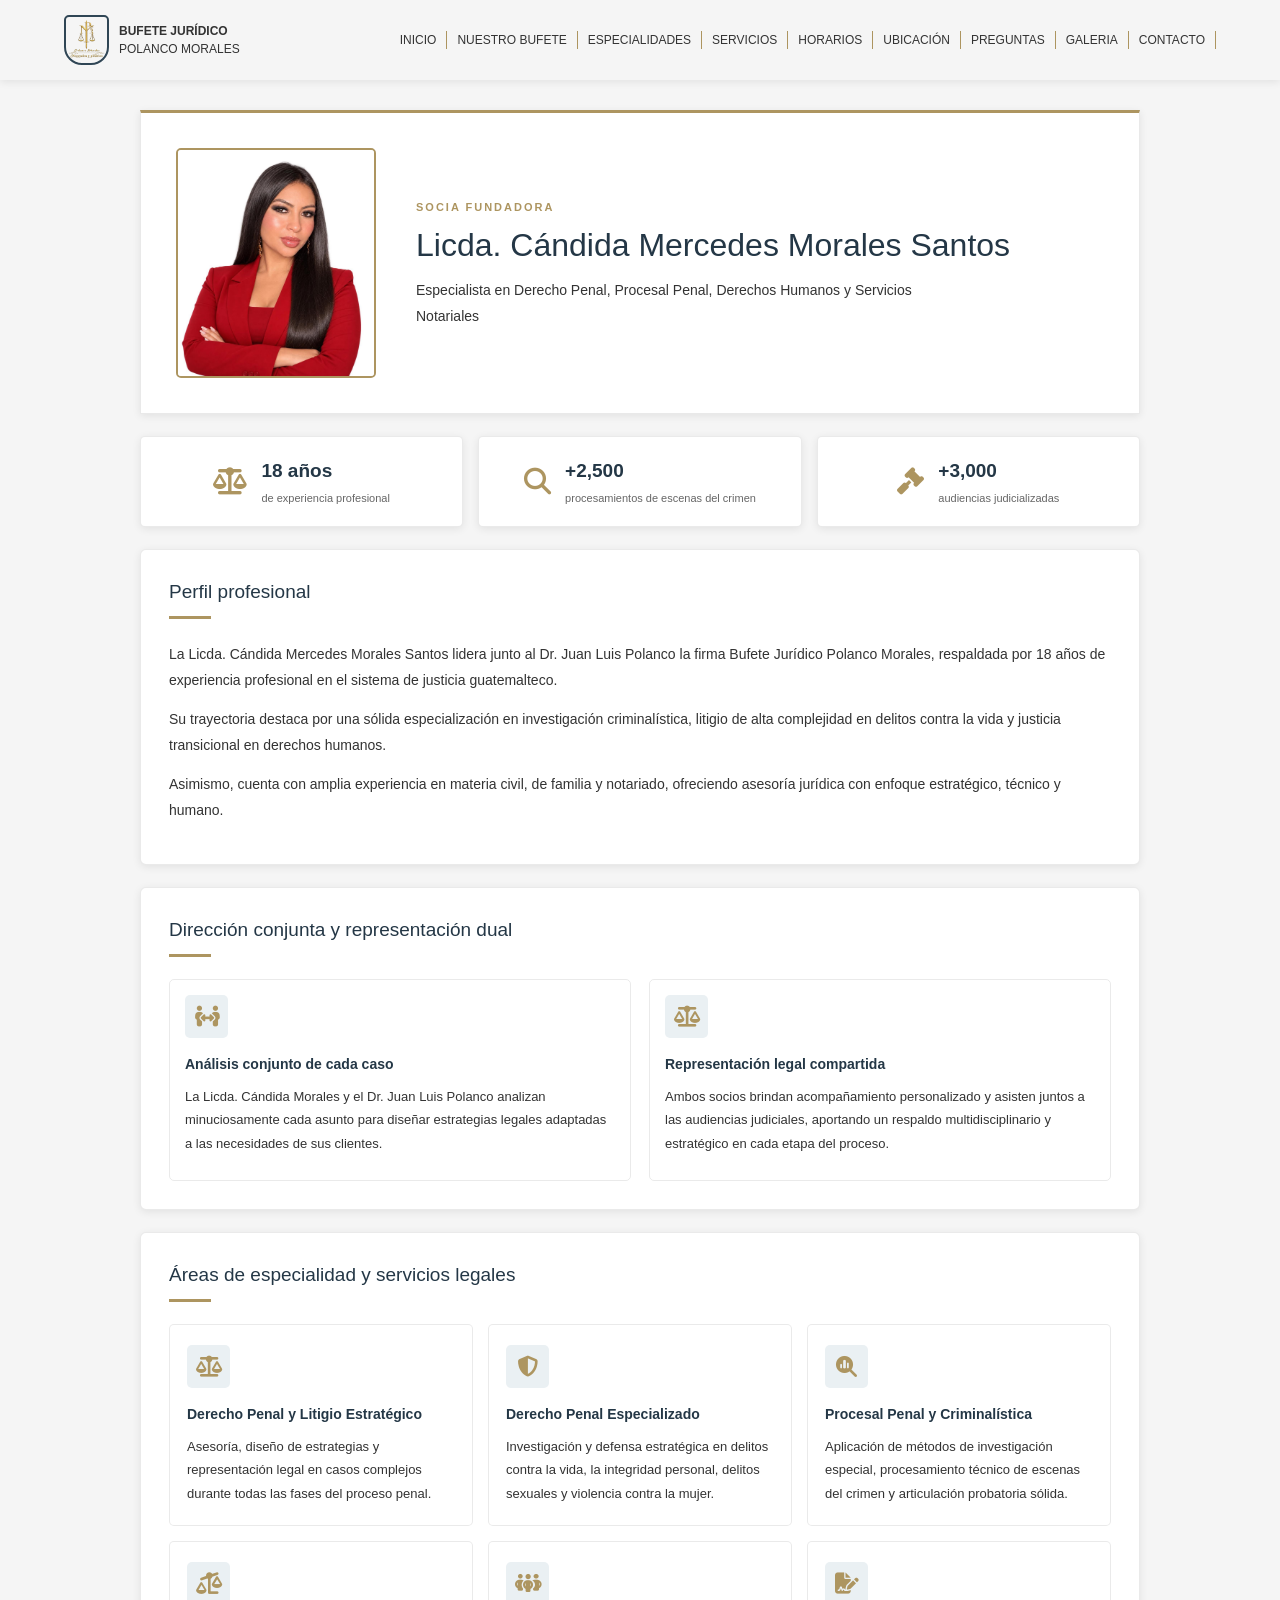
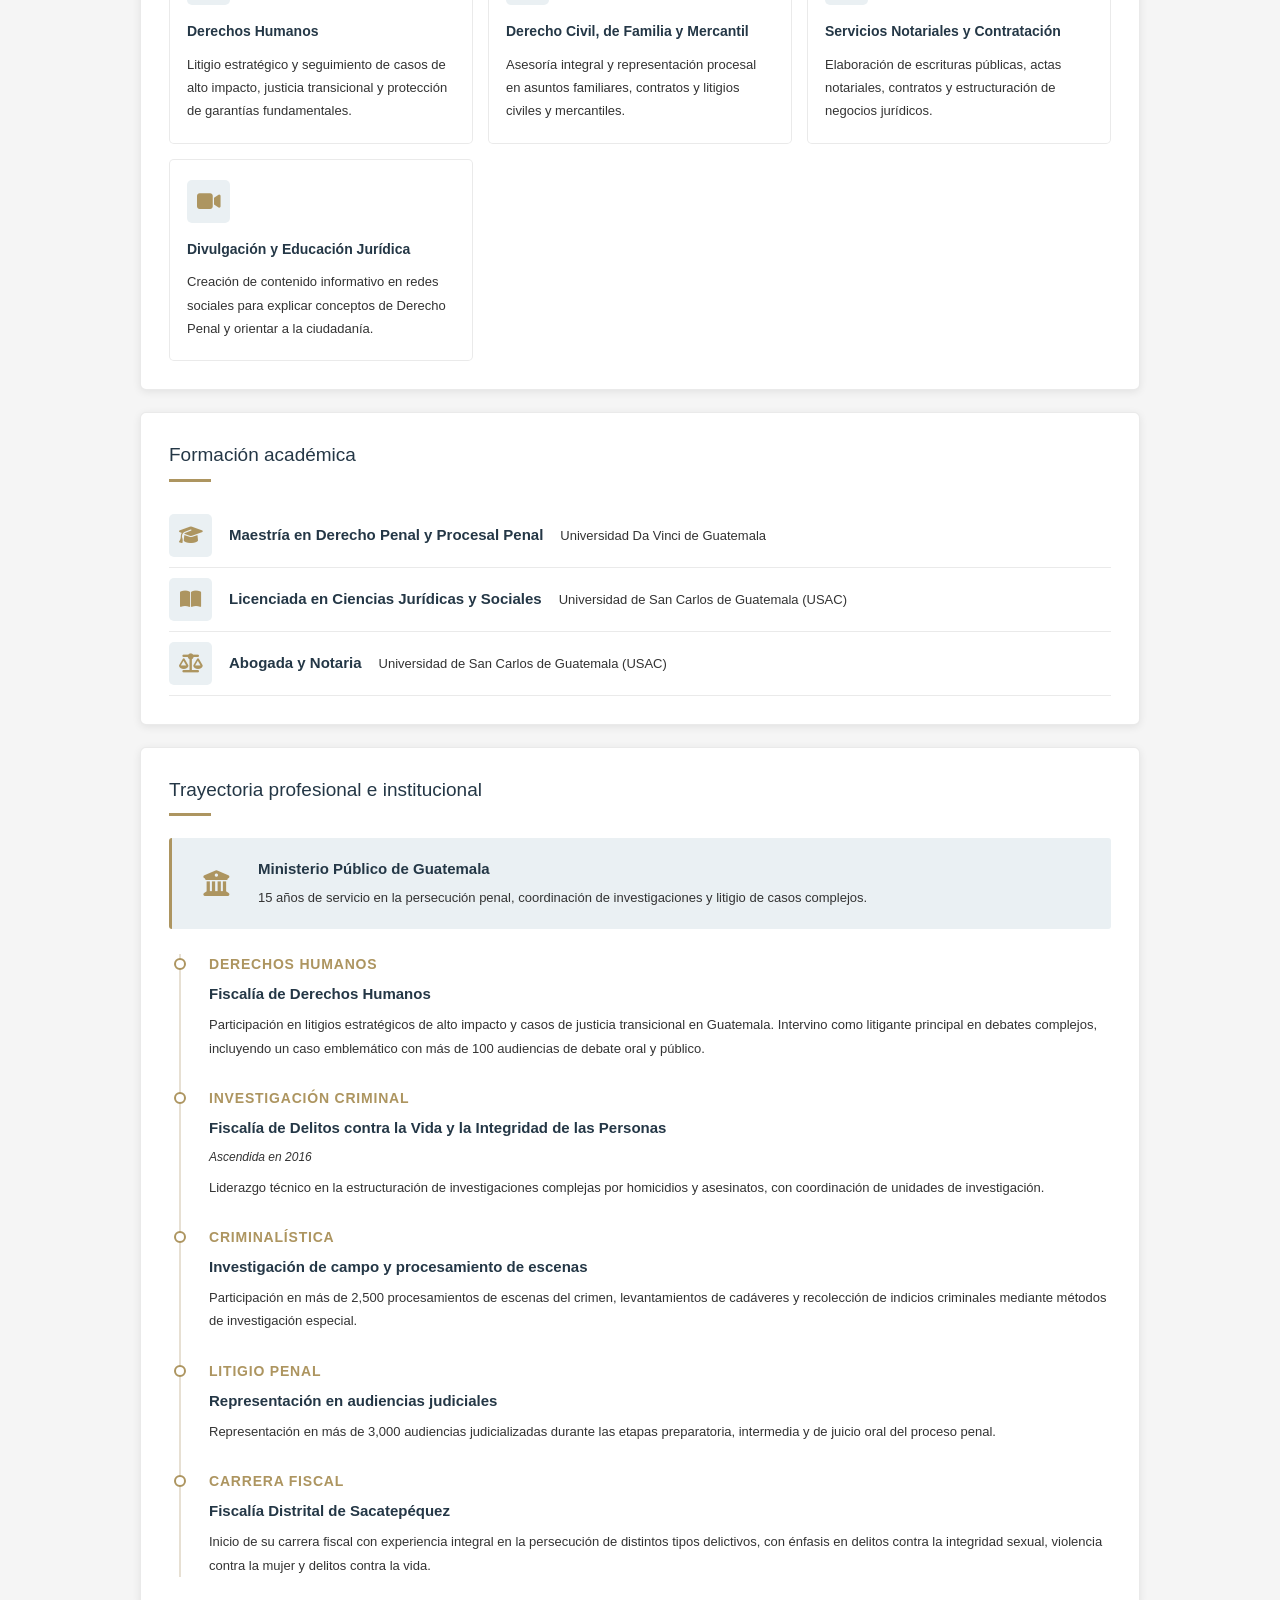
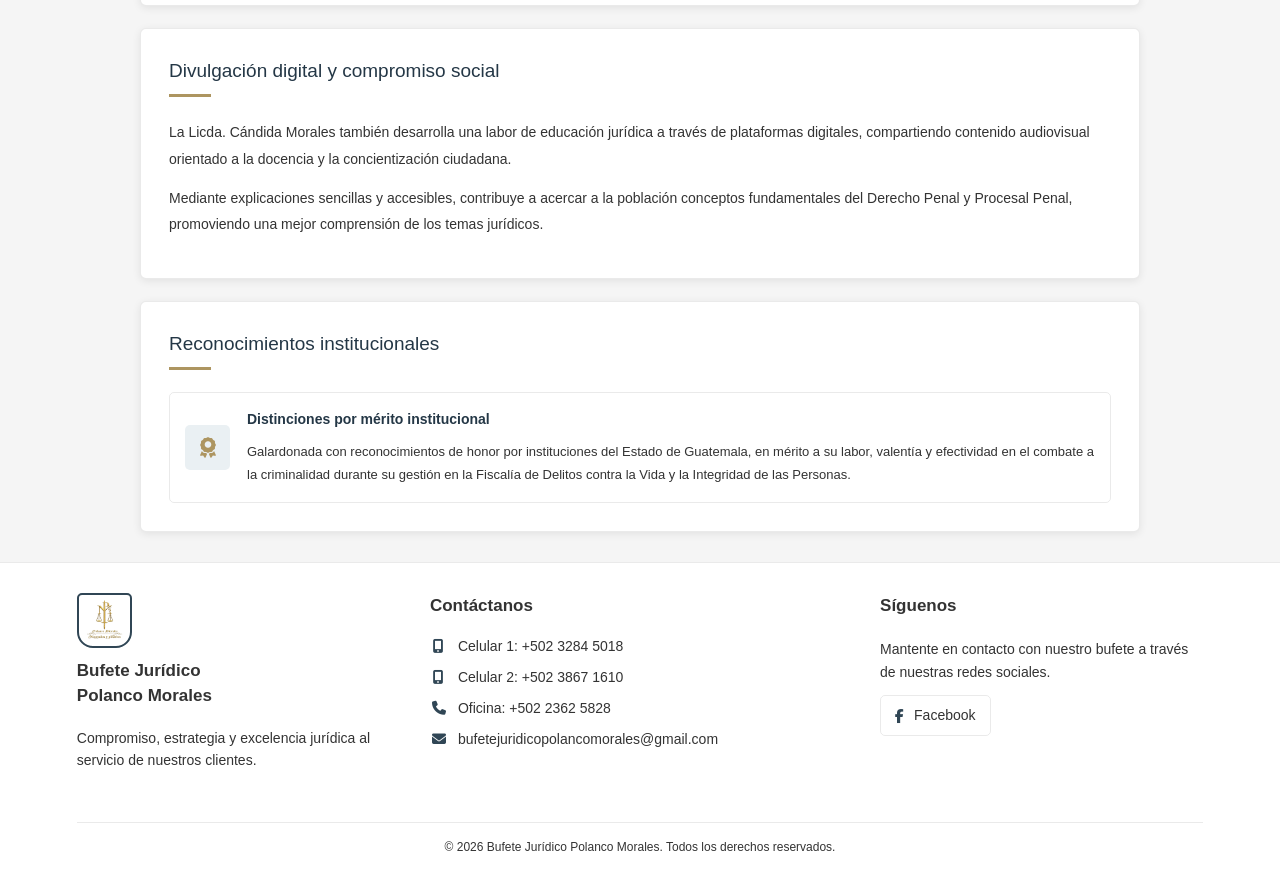
<file: cvlicda.html>
<!DOCTYPE html>
<html lang="es">
<head>
    <meta charset="UTF-8">
    <meta name="viewport" content="width=device-width, initial-scale=1.0">
    <meta name="description" content="Perfil profesional de la Licda. Cándida Mercedes Morales Santos, socia fundadora de Bufete Jurídico Polanco Morales, especialista en Derecho Penal, Procesal Penal, Derechos Humanos y Servicios Notariales.">
    <title>Licda. Cándida Mercedes Morales Santos | Bufete Jurídico Polanco Morales</title>
    <link rel="icon" type="image/png" href="./assets/logo.png">
    <link rel="stylesheet" href="./CSS/variables.css">
    <link rel="stylesheet" href="./CSS/navbar.css">
    <link rel="stylesheet" href="./CSS/cv.css">
    <link rel="stylesheet" href="./CSS/cv_resp.css">
    <link rel="stylesheet" href="./CSS/footer.css">

    <link rel="stylesheet" href="https://cdnjs.cloudflare.com/ajax/libs/font-awesome/6.7.2/css/all.min.css">
</head>
<body>

    <!--Navbar-->
    <header class="encabezado">
        <div class="logo">
            <div class="logo-icono">
                <img src="./assets/logo.png" alt="Logo del bufete">
            </div>
            <div class="logo-texto">
                <strong>BUFETE JURÍDICO</strong>
                <span>POLANCO MORALES</span>
            </div>
        </div>
        <nav class="menu">
            <a href="./index.html#inicio">INICIO</a>
            <a href="./index.html#historia">NUESTRO BUFETE</a>
            <a href="./index.html#especialidades">ESPECIALIDADES</a>
            <a href="./index.html#servicios">SERVICIOS</a>
            <a href="./index.html#horarios">HORARIOS</a>
            <a href="./index.html#ubicacion">UBICACIÓN</a>
            <a href="./index.html#preguntas">PREGUNTAS</a>
            <a href="./galeria.html">GALERIA</a>
            <a href="https://wa.me/50232845018" target="_blank" rel="noopener noreferrer">CONTACTO</a>
        </nav>
    </header>

    <main class="contenedor" id="inicio">
        <!--perfil-->
        <section class="portada">
            <div class="foto-perfil">
                <img src="./assets/cvlicda.jpeg" alt="Fotografía de la Licda. Cándida Mercedes Morales Santos">
            </div>
            <div class="portada-texto">
                <span class="subtitulo">SOCIA FUNDADORA</span>
                <h1>Licda. Cándida Mercedes Morales Santos</h1>
                <p class="cargo">
                    Especialista en Derecho Penal, Procesal Penal,
                    Derechos Humanos y Servicios Notariales
                </p>
            </div>
        </section>

        <!--datos destacados-->
        <section class="indicadores" aria-label="Experiencia profesional">
            <article class="indicador">
                <i class="fa-solid fa-scale-balanced"></i>
                <div>
                    <strong>18 años</strong>
                    <span>de experiencia profesional</span>
                </div>
            </article>
            <article class="indicador">
                <i class="fa-solid fa-magnifying-glass"></i>
                <div>
                    <strong>+2,500</strong>
                    <span>procesamientos de escenas del crimen</span>
                </div>
            </article>
            <article class="indicador">
                <i class="fa-solid fa-gavel"></i>
                <div>
                    <strong>+3,000</strong>
                    <span>audiencias judicializadas</span>
                </div>
            </article>
        </section>

        <!--perfil profesional-->
        <section class="tarjeta" id="perfil">
            <h2 class="titulo-seccion">Perfil profesional</h2>
            <div class="perfil-contenido">
                <div class="perfil-texto">
                    <p>
                        La Licda. Cándida Mercedes Morales Santos lidera
                        junto al Dr. Juan Luis Polanco la firma Bufete
                        Jurídico Polanco Morales, respaldada por 18 años
                        de experiencia profesional en el sistema de justicia
                        guatemalteco.
                    </p>
                    <p>
                        Su trayectoria destaca por una sólida especialización
                        en investigación criminalística, litigio de alta
                        complejidad en delitos contra la vida y justicia
                        transicional en derechos humanos.
                    </p>
                    <p>
                        Asimismo, cuenta con amplia experiencia en materia
                        civil, de familia y notariado, ofreciendo asesoría
                        jurídica con enfoque estratégico, técnico y humano.
                    </p>
                </div>
            </div>
        </section>

        <!--direccion conjunta-->
        <section class="tarjeta" id="direccion">
            <h2 class="titulo-seccion">
                Dirección conjunta y representación dual
            </h2>
            <div class="docencia-grid">
                <article class="docencia-card">
                    <div class="especialidad-icono">
                        <i class="fa-solid fa-people-arrows-left-right"></i>
                    </div>
                    <h3>Análisis conjunto de cada caso</h3>
                    <p>
                        La Licda. Cándida Morales y el Dr. Juan Luis Polanco
                        analizan minuciosamente cada asunto para diseñar
                        estrategias legales adaptadas a las necesidades
                        de sus clientes.
                    </p>
                </article>
                <article class="docencia-card">
                    <div class="especialidad-icono">
                        <i class="fa-solid fa-scale-balanced"></i>
                    </div>
                    <h3>Representación legal compartida</h3>
                    <p>
                        Ambos socios brindan acompañamiento personalizado
                        y asisten juntos a las audiencias judiciales,
                        aportando un respaldo multidisciplinario y
                        estratégico en cada etapa del proceso.
                    </p>
                </article>
            </div>
        </section>

        <!--especialidades-->
        <section class="tarjeta" id="especialidades">
            <h2 class="titulo-seccion">
                Áreas de especialidad y servicios legales
            </h2>
            <div class="especialidades-grid">
                <article class="especialidad">
                    <div class="especialidad-icono">
                        <i class="fa-solid fa-scale-balanced"></i>
                    </div>
                    <h3>Derecho Penal y Litigio Estratégico</h3>
                    <p>
                        Asesoría, diseño de estrategias y representación
                        legal en casos complejos durante todas las fases
                        del proceso penal.
                    </p>
                </article>
                <article class="especialidad">
                    <div class="especialidad-icono">
                        <i class="fa-solid fa-shield-halved"></i>
                    </div>
                    <h3>Derecho Penal Especializado</h3>
                    <p>
                        Investigación y defensa estratégica en delitos
                        contra la vida, la integridad personal, delitos
                        sexuales y violencia contra la mujer.
                    </p>
                </article>
                <article class="especialidad">
                    <div class="especialidad-icono">
                        <i class="fa-solid fa-magnifying-glass-chart"></i>
                    </div>
                    <h3>Procesal Penal y Criminalística</h3>
                    <p>
                        Aplicación de métodos de investigación especial,
                        procesamiento técnico de escenas del crimen y
                        articulación probatoria sólida.
                    </p>
                </article>
                <article class="especialidad">
                    <div class="especialidad-icono">
                        <i class="fa-solid fa-scale-unbalanced"></i>
                    </div>
                    <h3>Derechos Humanos</h3>
                    <p>
                        Litigio estratégico y seguimiento de casos de
                        alto impacto, justicia transicional y protección
                        de garantías fundamentales.
                    </p>
                </article>
                <article class="especialidad">
                    <div class="especialidad-icono">
                        <i class="fa-solid fa-people-group"></i>
                    </div>
                    <h3>Derecho Civil, de Familia y Mercantil</h3>
                    <p>
                        Asesoría integral y representación procesal en
                        asuntos familiares, contratos y litigios civiles
                        y mercantiles.
                    </p>
                </article>
                <article class="especialidad">
                    <div class="especialidad-icono">
                        <i class="fa-solid fa-file-signature"></i>
                    </div>
                    <h3>Servicios Notariales y Contratación</h3>
                    <p>
                        Elaboración de escrituras públicas, actas notariales,
                        contratos y estructuración de negocios jurídicos.
                    </p>
                </article>
                <article class="especialidad">
                    <div class="especialidad-icono">
                        <i class="fa-solid fa-video"></i>
                    </div>
                    <h3>Divulgación y Educación Jurídica</h3>
                    <p>
                        Creación de contenido informativo en redes sociales
                        para explicar conceptos de Derecho Penal y orientar
                        a la ciudadanía.
                    </p>
                </article>
            </div>
        </section>

        <!--formacion academica-->
        <section class="tarjeta" id="formacion">
            <h2 class="titulo-seccion">Formación académica</h2>
            <div class="formacion-lista">
                <article class="formacion-item">
                    <span class="formacion-icono">
                        <i class="fa-solid fa-graduation-cap"></i>
                    </span>
                    <h3>
                        Maestría en Derecho Penal y Procesal Penal
                    </h3>
                    <p>Universidad Da Vinci de Guatemala</p>
                </article>
                <article class="formacion-item">
                    <span class="formacion-icono">
                        <i class="fa-solid fa-book-open"></i>
                    </span>
                    <h3>
                        Licenciada en Ciencias Jurídicas y Sociales
                    </h3>
                    <p>Universidad de San Carlos de Guatemala (USAC)</p>
                </article>
                <article class="formacion-item">
                    <span class="formacion-icono">
                        <i class="fa-solid fa-scale-balanced"></i>
                    </span>
                    <h3>Abogada y Notaria</h3>
                    <p>
                        Universidad de San Carlos de Guatemala (USAC)
                    </p>
                </article>
            </div>
        </section>

        <!--trayectoria laboral-->
        <section class="tarjeta" id="experiencia">
            <h2 class="titulo-seccion">
                Trayectoria profesional e institucional
            </h2>
            <div class="experiencia-intro">
                <div class="experiencia-icono">
                    <i class="fa-solid fa-building-columns"></i>
                </div>
                <div>
                    <h3>Ministerio Público de Guatemala</h3>
                    <p>
                        15 años de servicio en la persecución penal,
                        coordinación de investigaciones y litigio
                        de casos complejos.
                    </p>
                </div>
            </div>
            <div class="linea-tiempo">
                <article class="experiencia-item">
                    <span class="punto-tiempo"></span>
                    <div>
                        <span class="experiencia-categoria">
                            DERECHOS HUMANOS
                        </span>
                        <h3>Fiscalía de Derechos Humanos</h3>
                        <p>
                            Participación en litigios estratégicos de alto
                            impacto y casos de justicia transicional en
                            Guatemala. Intervino como litigante principal
                            en debates complejos, incluyendo un caso
                            emblemático con más de 100 audiencias de
                            debate oral y público.
                        </p>
                    </div>
                </article>

                <article class="experiencia-item">
                    <span class="punto-tiempo"></span>
                    <div>
                        <span class="experiencia-categoria">
                            INVESTIGACIÓN CRIMINAL
                        </span>
                        <h3>
                            Fiscalía de Delitos contra la Vida y la
                            Integridad de las Personas
                        </h3>
                        <p class="institucion">
                            Ascendida en 2016
                        </p>
                        <p>
                            Liderazgo técnico en la estructuración de
                            investigaciones complejas por homicidios y
                            asesinatos, con coordinación de unidades
                            de investigación.
                        </p>
                    </div>
                </article>

                <article class="experiencia-item">
                    <span class="punto-tiempo"></span>
                    <div>
                        <span class="experiencia-categoria">
                            CRIMINALÍSTICA
                        </span>
                        <h3>Investigación de campo y procesamiento de escenas</h3>
                        <p>
                            Participación en más de 2,500 procesamientos
                            de escenas del crimen, levantamientos de
                            cadáveres y recolección de indicios criminales
                            mediante métodos de investigación especial.
                        </p>
                    </div>
                </article>

                <article class="experiencia-item">
                    <span class="punto-tiempo"></span>
                    <div>
                        <span class="experiencia-categoria">
                            LITIGIO PENAL
                        </span>
                        <h3>Representación en audiencias judiciales</h3>
                        <p>
                            Representación en más de 3,000 audiencias
                            judicializadas durante las etapas preparatoria,
                            intermedia y de juicio oral del proceso penal.
                        </p>
                    </div>
                </article>

                <article class="experiencia-item">
                    <span class="punto-tiempo"></span>
                    <div>
                        <span class="experiencia-categoria">
                            CARRERA FISCAL
                        </span>
                        <h3>Fiscalía Distrital de Sacatepéquez</h3>
                        <p>
                            Inicio de su carrera fiscal con experiencia
                            integral en la persecución de distintos tipos
                            delictivos, con énfasis en delitos contra la
                            integridad sexual, violencia contra la mujer
                            y delitos contra la vida.
                        </p>
                    </div>
                </article>
            </div>
        </section>

        <!-- Divulgación digital -->
        <section class="tarjeta" id="divulgacion">
            <h2 class="titulo-seccion">
                Divulgación digital y compromiso social
            </h2>
            <div class="perfil-contenido">
                <div class="perfil-texto">
                    <p>
                        La Licda. Cándida Morales también desarrolla una
                        labor de educación jurídica a través de plataformas
                        digitales, compartiendo contenido audiovisual
                        orientado a la docencia y la concientización
                        ciudadana.
                    </p>
                    <p>
                        Mediante explicaciones sencillas y accesibles,
                        contribuye a acercar a la población conceptos
                        fundamentales del Derecho Penal y Procesal Penal,
                        promoviendo una mejor comprensión de los temas
                        jurídicos.
                    </p>
                </div>
            </div>
        </section>

        <!--reconocimientos-->
        <section class="tarjeta" id="reconocimientos">
            <h2 class="titulo-seccion">
                Reconocimientos institucionales
            </h2>
            <div class="postulaciones-lista">
                <article class="postulacion">
                    <div class="postulacion-icono">
                        <i class="fa-solid fa-award"></i>
                    </div>
                    <div>
                        <h3>Distinciones por mérito institucional</h3>
                        <p>
                            Galardonada con reconocimientos de honor por
                            instituciones del Estado de Guatemala, en mérito
                            a su labor, valentía y efectividad en el combate
                            a la criminalidad durante su gestión en la
                            Fiscalía de Delitos contra la Vida y la
                            Integridad de las Personas.
                        </p>
                    </div>
                </article>
            </div>
        </section>
    </main>

    <!--footer-->
    <footer class="pie" id="contacto">
        <div class="pie-contenido">
            <!-- Identidad del bufete -->
            <div class="pie-marca">
                <div class="logo-pie">
                    <img src="./assets/logo.png" alt="Logo del Bufete Jurídico Polanco Morales">
                </div>
                <h3>Bufete Jurídico<br>Polanco Morales</h3>
                <p>
                    Compromiso, estrategia y excelencia jurídica
                    al servicio de nuestros clientes.
                </p>
            </div>
            <!-- Información de contacto -->
            <div class="pie-contacto">
                <h3>Contáctanos</h3>
                <a href="tel:+50232845018">
                    <i class="fa-solid fa-mobile-screen-button"></i>
                    <span>Celular 1: +502 3284 5018</span>
                </a>
                <a href="tel:+50238671610">
                    <i class="fa-solid fa-mobile-screen-button"></i>
                    <span>Celular 2: +502 3867 1610</span>
                </a>
                <a href="tel:+50223625828">
                    <i class="fa-solid fa-phone"></i>
                    <span>Oficina: +502 2362 5828</span>
                </a>
                <a href="mailto:bufetejuridicopolancomorales@gmail.com">
                    <i class="fa-solid fa-envelope"></i>
                    <span>bufetejuridicopolancomorales@gmail.com</span>
                </a>
            </div>
            <!-- Redes sociales -->
            <div class="pie-redes">
                <h3>Síguenos</h3>
                <p>
                    Mantente en contacto con nuestro bufete
                    a través de nuestras redes sociales.
                </p>
                <a class="red-social"
                href="https://www.facebook.com/share/1MGmmnEC4C/?mibextid=wwXIfr"
                target="_blank"
                rel="noopener noreferrer">
                    <i class="fa-brands fa-facebook-f"></i>
                    <span>Facebook</span>
                </a>
            </div>
        </div>
        <!-- Derechos reservados -->
        <div class="pie-inferior">
            <p>
                © 2026 Bufete Jurídico Polanco Morales.
                Todos los derechos reservados.
            </p>
        </div>
    </footer>
</body>
</html>
</file>
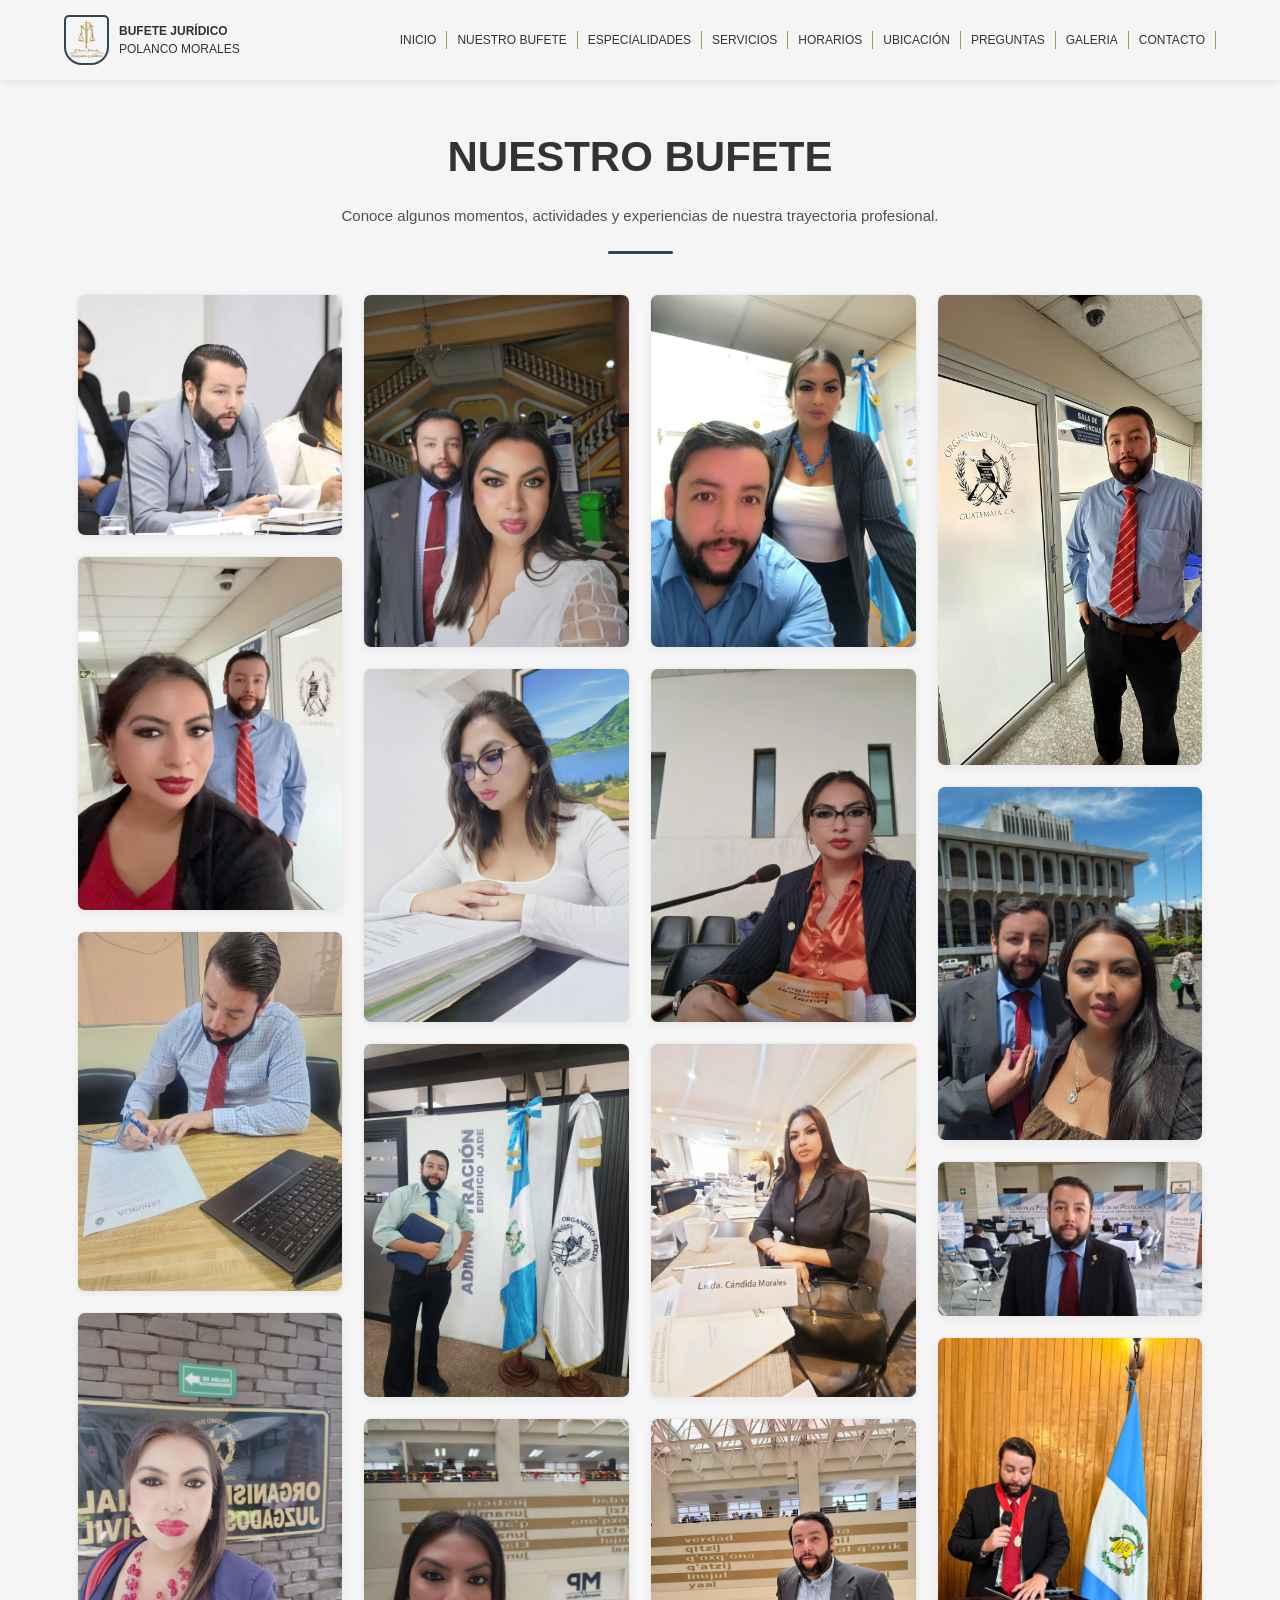
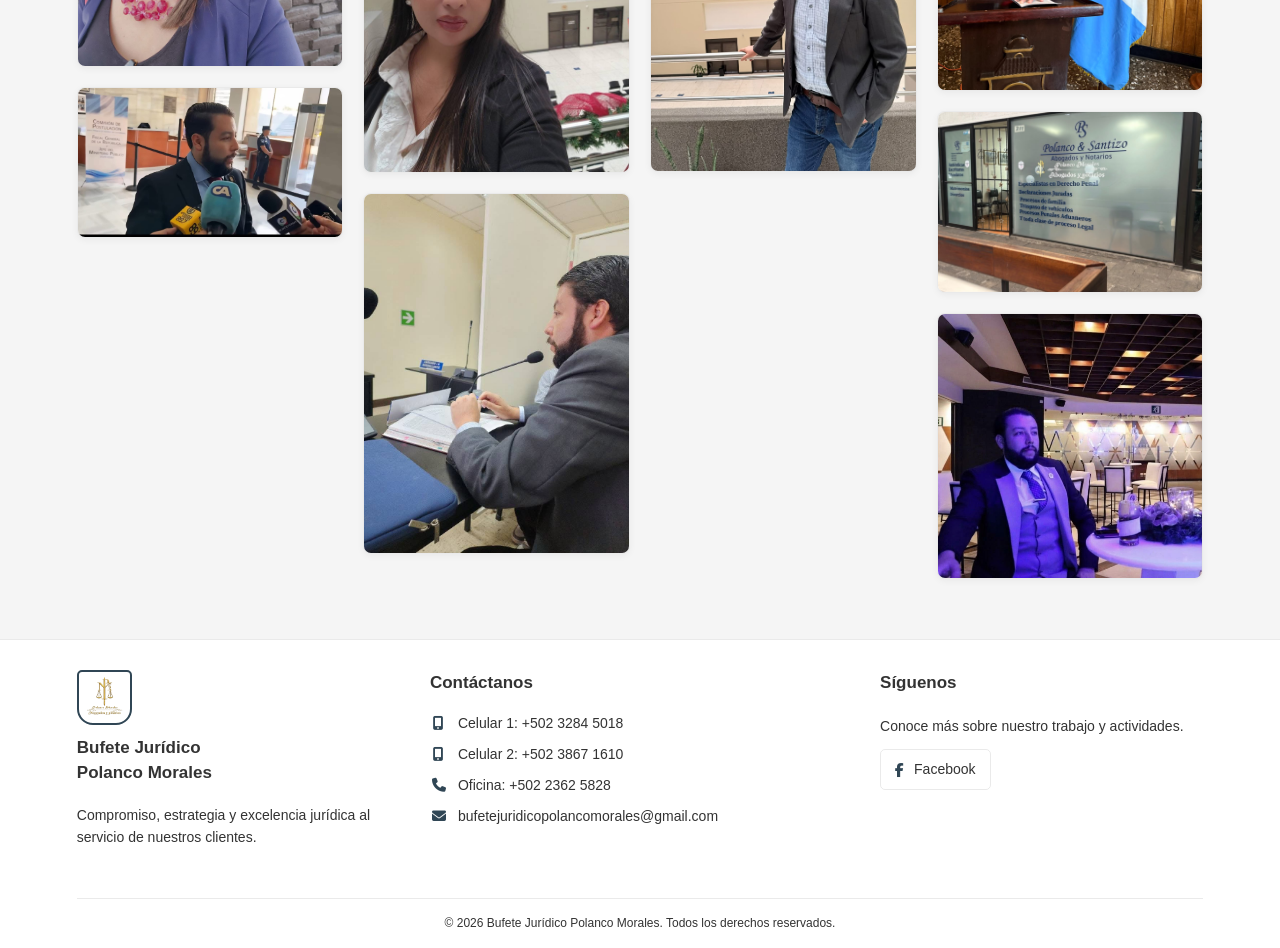
<file: galeria.html>
<!DOCTYPE html>
<html lang="es">
<head>
    <meta charset="UTF-8">
    <meta name="viewport" content="width=device-width, initial-scale=1.0">
    <meta name="description" content="Galería de fotografías y actividades del Bufete Jurídico Polanco Morales.">
    <title>Galería | Bufete Jurídico Polanco Morales</title>
    <link rel="icon" type="image/png" href="./assets/logo.png">
    <link rel="stylesheet" href="./CSS/variables.css">
    <link rel="stylesheet" href="./CSS/navbar.css">
    <link rel="stylesheet" href="./CSS/galeria.css">
    <link rel="stylesheet" href="./CSS/footer.css">

    <link rel="stylesheet" href="https://cdnjs.cloudflare.com/ajax/libs/font-awesome/6.7.2/css/all.min.css">
</head>
<body>
    <!--Navbar-->
    <header class="encabezado">
        <div class="logo">
            <div class="logo-icono">
                <img src="./assets/logo.png" alt="Logo del bufete">
            </div>
            <div class="logo-texto">
                <strong>BUFETE JURÍDICO</strong>
                <span>POLANCO MORALES</span>
            </div>
        </div>
        <nav class="menu">
            <a href="./index.html#inicio">INICIO</a>
            <a href="./index.html#historia">NUESTRO BUFETE</a>
            <a href="./index.html#especialidades">ESPECIALIDADES</a>
            <a href="./index.html#servicios">SERVICIOS</a>
            <a href="./index.html#horarios">HORARIOS</a>
            <a href="./index.html#ubicacion">UBICACIÓN</a>
            <a href="./index.html#preguntas">PREGUNTAS</a>
            <a href="./galeria.html">GALERIA</a>
            <a href="https://wa.me/50232845018" target="_blank" rel="noopener noreferrer">CONTACTO</a>
        </nav>
    </header>

    <main class="galeria-pagina">
        <!--encabezado-->
        <section class="galeria-encabezado">
            <h1>NUESTRO BUFETE</h1>
            <p>
                Conoce algunos momentos, actividades y experiencias
                de nuestra trayectoria profesional.
            </p>
            <div class="galeria-linea"></div>
        </section>
        <!--galeria-->
        <section class="galeria-masonry" id="galeria" aria-label="Galería fotográfica">
            <div class="foto-card">
                <img src="./assets/galeria/img1.jpeg"
                     alt="Fotografía 1 del bufete"
                     loading="lazy">
            </div>
            <div class="foto-card">
                <img src="./assets/galeria/img2.jpeg"
                     alt="Fotografía 2 del bufete"
                     loading="lazy">
            </div>
            <div class="foto-card">
                <img src="./assets/galeria/img3.jpeg"
                     alt="Fotografía 3 del bufete"
                     loading="lazy">
            </div>
            <div class="foto-card">
                <img src="./assets/galeria/img4.jpeg"
                     alt="Fotografía 4 del bufete"
                     loading="lazy">
            </div>
            <div class="foto-card">
                <img src="./assets/galeria/img5.jpeg"
                     alt="Fotografía 5 del bufete"
                     loading="lazy">
            </div>
            <div class="foto-card">
                <img src="./assets/galeria/img6.jpeg"
                     alt="Fotografía 6 del bufete"
                     loading="lazy">
            </div>
            <div class="foto-card">
                <img src="./assets/galeria/img7.jpeg"
                     alt="Fotografía 7 del bufete"
                     loading="lazy">
            </div>
            <div class="foto-card">
                <img src="./assets/galeria/img8.jpeg"
                     alt="Fotografía 8 del bufete"
                     loading="lazy">
            </div>
            <div class="foto-card">
                <img src="./assets/galeria/img9.jpeg"
                     alt="Fotografía 9 del bufete"
                     loading="lazy">
            </div>
            <div class="foto-card">
                <img src="./assets/galeria/img10.jpeg"
                     alt="Fotografía 10 del bufete"
                     loading="lazy">
            </div>
            <div class="foto-card">
                <img src="./assets/galeria/img11.jpeg"
                     alt="Fotografía 11 del bufete"
                     loading="lazy">
            </div>
            <div class="foto-card">
                <img src="./assets/galeria/img12.jpeg"
                     alt="Fotografía 12 del bufete"
                     loading="lazy">
            </div>
            <div class="foto-card">
                <img src="./assets/galeria/img13.jpeg"
                     alt="Fotografía 13 del bufete"
                     loading="lazy">
            </div>
            <div class="foto-card">
                <img src="./assets/galeria/img14.jpeg"
                     alt="Fotografía 14 del bufete"
                     loading="lazy">
            </div>
            <div class="foto-card">
                <img src="./assets/galeria/img15.jpeg"
                     alt="Fotografía 15 del bufete"
                     loading="lazy">
            </div>
            <div class="foto-card">
                <img src="./assets/galeria/img16.jpeg"
                     alt="Fotografía 16 del bufete"
                     loading="lazy">
            </div>
            <div class="foto-card">
                <img src="./assets/galeria/img17.jpeg"
                     alt="Fotografía 17 del bufete"
                     loading="lazy">
            </div>
            <div class="foto-card">
                <img src="./assets/galeria/img18.jpeg"
                     alt="Fotografía 18 del bufete"
                     loading="lazy">
            </div>
            <div class="foto-card">
                <img src="./assets/galeria/img19.jpeg"
                     alt="Fotografía 19 del bufete"
                     loading="lazy">
            </div>
            <div class="foto-card">
                <img src="./assets/galeria/img20.jpeg"
                     alt="Fotografía 20 del bufete"
                     loading="lazy">
            </div>
        </section>
    </main>

    <!--footer-->
    <footer class="pie" id="contacto">
        <div class="pie-contenido">
            <div class="pie-marca">
                <div class="logo-pie">
                    <img src="./assets/logo.png"
                         alt="Logo del Bufete Jurídico Polanco Morales">
                </div>
                <h3>Bufete Jurídico<br>Polanco Morales</h3>
                <p>
                    Compromiso, estrategia y excelencia jurídica
                    al servicio de nuestros clientes.
                </p>
            </div>
            <div class="pie-contacto">
                <h3>Contáctanos</h3>
                <a href="tel:+50232845018">
                    <i class="fa-solid fa-mobile-screen-button"></i>
                    <span>Celular 1: +502 3284 5018</span>
                </a>
                <a href="tel:+50238671610">
                    <i class="fa-solid fa-mobile-screen-button"></i>
                    <span>Celular 2: +502 3867 1610</span>
                </a>
                <a href="tel:+50223625828">
                    <i class="fa-solid fa-phone"></i>
                    <span>Oficina: +502 2362 5828</span>
                </a>
                <a href="mailto:bufetejuridicopolancomorales@gmail.com">
                    <i class="fa-solid fa-envelope"></i>
                    <span>bufetejuridicopolancomorales@gmail.com</span>
                </a>
            </div>
            <div class="pie-redes">
                <h3>Síguenos</h3>
                <p>Conoce más sobre nuestro trabajo y actividades.</p>
                <a class="red-social"
                   href="https://www.facebook.com/share/1MGmmnEC4C/?mibextid=wwXIfr"
                   target="_blank"
                   rel="noopener noreferrer">
                    <i class="fa-brands fa-facebook-f"></i>
                    <span>Facebook</span>
                </a>
            </div>
        </div>
        <div class="pie-inferior">
            <p>
                © 2026 Bufete Jurídico Polanco Morales.
                Todos los derechos reservados.
            </p>
        </div>
    </footer>
</body>
</html>
</file>
<file: CSS/estilos.css>
@import url('./variables.css');
/*Contenedor main*/
.contenedor {
    width: 92%;
    max-width: 850px;
    margin: 30px auto;
    display: flex;
    flex-direction: column;
    align-items: stretch;
    gap: 20px;
}

/*Presentacion abogados*/
.portada {
    width: 100%;
    min-height: 240px;
    padding: 25px;
    display: flex;
    align-items: center;
    justify-content: center;
    gap: 40px;
    background: var(--bg-color-tarjeta);
    border: 2px solid var(--border-color-n);
}
.abogados {
    width: 180px;
    height: 180px;
    border-radius: 50%;
    overflow: hidden;
    flex-shrink: 0;
    border: 2px solid var(--color-dorado);
}
.abogados img {
    width: 100%;
    height: 100%;
    object-fit: contain;
    display: block;
    border-radius: 50%;
}
.portada-texto h2 {
    font-size: 25px;
    font-weight: normal;
    line-height: 1.4;
    color: var(--color-letra);
}
.etiqueta {
    display: inline-block;
    margin-top: 12px;
    padding: 5px 14px;
    text-decoration: none;
    background-color: var(--color-dorado);
    color: var(--bg-color-tarjeta);
    border-radius: 4px;
    font-size: 10px;
    box-shadow: 0 2px 4px var(--border-color-n);
}

/*Configuracion Tarjetas*/
.tarjeta {
    width: 88%;
    margin: 0 auto;
    padding: 22px;
    background-color: var(--bg-color-tarjeta);
    border-radius: 7px;
    box-shadow: 0 2px 6px var(--border-color-n);
}
.tarjeta h3 {
    margin-bottom: 15px;
    color: var(--color-letra);
    font-size: 14px;
    font-weight: normal;
}
.tarjeta h3::after {
    content: "";
    display: block;
    width: 35px;
    height: 2px;
    margin-top: 6px;
    background-color: var(--color-dorado);
}

/*Quienes Somos*/
.historia {
    display: flex;
    align-items: center;
    justify-content: space-between;
    gap: 25px;
}
.texto {
    flex: 1;
}
.texto p {
    color: var(--color-letra);
    font-size: 12px;
    line-height: 1.7;
}
.imagen-equipo {
    width: 42%;
    min-height: 130px;
    flex-shrink: 0;
    display: flex;
    align-items: center;
    justify-content: center;
    overflow: hidden;
    border-radius: 6px;
}
.imagen-equipo img {
    width: 100%;
    height: 100%;
    min-height: 130px;
    object-fit: cover;
    display: block;
    border-radius: 6px;
}

/*Especialidades*/
.elementos {
    display: flex;
    align-items: center;
    justify-content: space-around;
    gap: 15px;
}
.elemento {
    flex: 1;
    min-width: 0;
    padding: 10px 5px;
    display: flex;
    flex-direction: column;
    align-items: center;
    justify-content: center;
    gap: 12px;
    text-align: center;
}
.icono {
    color: var(--color-dorado);
    font-size: 30px;
}
.elemento strong {
    color: var(--color-letra);
    font-size: 11px;
    font-weight: bold;
}
.elemento:hover .icono {
    color: var(--border-color-b);
}

/*Horarios*/
.horarios {
    display: flex;
    align-items: center;
    justify-content: center;
    gap: 70px;
}
.horario {
    display: flex;
    align-items: center;
    gap: 6px;
}
.horario strong {
    display: block;
    color: var(--color-letra);
    font-size: 12px;
    font-weight: bold;
}
.horario p {
    margin-top: 5px;
    color: var(--color-letra);
    font-size: 11px;
}
.horario .icono {
    font-size: 27px;
}
.reloj {
    display: block;
    margin-top: 5px;
    color: var(--color-dorado);
    text-align: center;
    font-size: 28px;
}

/*Ubicacion*/
.ubicacion {
    display: flex;
    align-items: center;
    gap: 20px;
}
.mapa {
    position: relative;
    flex: 1.5;
    min-width: 0;
    height: 200px;
    overflow: hidden;
    border-radius: 6px;
    background-color: var(--bg-color);
    border: 1px solid var(--border-color-n);
}
.mapa iframe {
    width: 100%;
    height: 100%;
    display: block;
    border: 0;
}
.ubicacion p {
    flex: 1;
    margin: 0;
    text-align: center;
    color: var(--color-letra);
    font-size: 16px;
    line-height: 1.8;
}

/*Preguntas Frecuentes*/
.titulo-centrado {
    text-align: center;
}
.tarjeta .titulo-centrado::after {
    margin-right: auto;
    margin-left: auto;
}
details {
    padding: 13px 0;
    border-bottom: 1px solid var(--bg-color);
    color: var(--color-letra);
    font-size: 12px;
}
summary {
    display: flex;
    align-items: center;
    justify-content: space-between;
    gap: 15px;
    cursor: pointer;
    list-style: none;
}
summary::-webkit-details-marker {
    display: none;
}
summary::after {
    content: "+";
    color: var(--color-dorado);
    font-size: 18px;
}
details[open] summary::after {
    content: "-";
}
details p {
    margin-top: 12px;
    color: var(--color-gris);
    font-size: 12px;
    line-height: 1.7;
}

/*Responsive Tablets*/
@media (min-width: 768px) and (max-width: 1024px) {
    .elementos {
        flex-wrap: wrap;
    }
    .elemento {
        flex: 1 1 20%;
    }
    .horarios {
        gap: 25px;
    }
    .ubicacion p {
        font-size: 14px;
    }
}

/*Responsive Celulares*/
@media (max-width: 767px) {
    .portada {
        flex-direction: column;
        gap: 20px;
        padding: 20px;
        text-align: center;
    }
    .portada-texto h2 {
        font-size: 23px;
    }
    .tarjeta {
        width: 100%;
        padding: 18px;
    }
    .historia {
        flex-direction: column;
    }
    .imagen-equipo {
        width: 100%;
    }
    .elementos {
        flex-wrap: wrap;
        gap: 10px;
    }
    .elemento {
        flex: 1 1 40%;
    }
    .horarios {
        flex-direction: column;
        align-items: flex-start;
        gap: 20px;
    }
    .ubicacion {
        flex-direction: column;
        align-items: stretch;
    }
    .mapa {
        width: 100%;
        height: 220px;
        flex: none;
    }
    .ubicacion p {
        font-size: 14px;
        overflow-wrap: anywhere;
    }
}
</file>
<file: CSS/navbar.css>
@import url('./variables.css');

/*Contenedor navbar*/
.encabezado {
    width: 100%;
    min-height: 75px;
    padding: 15px 5%;
    display: flex;
    align-items: center;
    justify-content: space-between;
    gap: 20px;
    flex-wrap: wrap;
    box-shadow: 0 2px 8px var(--border-color-n);
}

/*Logo*/
.logo {
    display: flex;
    align-items: center;
    gap: 10px;
}
.logo-icono {
    width: 45px;
    height: 50px;
    border: 2px solid var(--border-color-b);
    border-radius: 5px 5px 18px 18px;
    overflow: hidden;
    display: flex;
    align-items: center;
    justify-content: center;
    flex-shrink: 0;
}
.logo-icono img {
    width: 100%;
    height: 100%;
    object-fit: contain;
    display: block;
}
.logo-texto {
    display: flex;
    flex-direction: column;
    color: var(--color-letra);
    font-size: 12px;
    line-height: 1.5;
}

/*Menu*/
.menu {
    display: flex;
    align-items: center;
    justify-content: center;
    flex-wrap: wrap;
    gap: 10px;
}
.menu a {
    color: var(--color-letra);
    text-decoration: none;
    font-size: 12px;
    border-right: 1px solid var(--color-dorado);
    padding-right: 10px;
}
.menu a:hover {
    color: var(--color-dorado);
}

/*Responsive Tablets*/
@media (min-width: 768px) and (max-width: 1024px) {
    .encabezado {
        padding: 15px 4%;
    }
    .menu {
        gap: 8px;
    }
}

/*Responsive Celulares*/
@media (max-width: 767px) {
    .encabezado {
        justify-content: center;
    }
    .menu {
        width: 100%;
        gap: 10px;
    }
}
</file>
<file: CSS/footer.css>
@import url('./variables.css');

/*contenedor*/
.pie {
    width: 100%;
    padding: 30px 6% 0;
    display: flex;
    flex-direction: column;
    gap: 25px;
    background-color: var(--bg-color-tarjeta);
    border-top: 1px solid var(--border-color-n);
}

/*contenido principal*/
.pie-contenido {
    width: 100%;
    display: flex;
    align-items: flex-start;
    justify-content: space-between;
    flex-wrap: wrap;
    gap: 30px;
    padding-bottom: 25px;
}

/*identidad*/
.pie-marca {
    flex: 1;
    min-width: 200px;
    display: flex;
    flex-direction: column;
    align-items: flex-start;
    gap: 10px;
}

/*logo*/
.logo-pie {
    width: 55px;
    height: 55px;
    display: flex;
    align-items: center;
    justify-content: center;
    padding: 5px;
    border: 2px solid var(--border-color-b);
    border-radius: 5px 5px 16px 16px;
    flex-shrink: 0;
}

.logo-pie img {
    width: 100%;
    height: 100%;
    object-fit: contain;
    display: block;
}

/*titulos*/
.pie-marca h3,
.pie-contacto h3,
.pie-redes h3 {
    margin: 0 0 8px;
    color: var(--color-letra);
    font-size: 17px;
}

/*texto y redes*/
.pie-marca p,
.pie-redes p {
    margin: 0;
    color: var(--color-letra);
    font-size: 14px;
    line-height: 1.6;
}

/*informacion contacto*/
.pie-contacto {
    flex: 1.3;
    min-width: 260px;
    display: flex;
    flex-direction: column;
    align-items: flex-start;
    gap: 10px;
}
.pie-contacto a {
    display: flex;
    align-items: flex-start;
    gap: 10px;
    color: var(--color-letra);
    font-size: 14px;
    line-height: 1.5;
    text-decoration: none;
    overflow-wrap: anywhere;
    transition: color 0.2s ease;
}
.pie-contacto a i {
    width: 18px;
    color: var(--border-color-b);
    text-align: center;
    margin-top: 3px;
    flex-shrink: 0;
}
.pie-contacto a:hover {
    color: var(--border-color-b);
}

/*redes sociales*/
.pie-redes {
    flex: 1;
    min-width: 180px;
    display: flex;
    flex-direction: column;
    align-items: flex-start;
    gap: 12px;
}
.red-social {
    display: inline-flex;
    align-items: center;
    gap: 10px;
    padding: 9px 14px;
    color: var(--color-letra);
    font-size: 14px;
    text-decoration: none;
    border: 1px solid var(--border-color-n);
    border-radius: 5px;
    transition: background-color 0.2s ease,
                border-color 0.2s ease;
}
.red-social i {
    color: var(--border-color-b);
}
.red-social:hover {
    background-color: var(--bg-color);
    border-color: var(--border-color-b);
}

/*drechos reservados*/
.pie-inferior {
    width: 100%;
    padding: 15px 0;
    border-top: 1px solid var(--border-color-n);
    text-align: center;
}
.pie-inferior p {
    margin: 0;
    color: var(--color-letra);
    font-size: 12px;
    line-height: 1.6;
}

/*responsive tablets*/
@media (min-width: 768px) and (max-width: 1024px) {
    .pie {
        padding: 25px 4% 0;
    }
    .pie-contenido {
        gap: 25px;
    }
    .pie-marca,
    .pie-redes {
        min-width: 180px;
    }
    .pie-contacto {
        min-width: 240px;
    }
}

/*responsive celulares*/
@media (max-width: 767px) {
    .pie {
        padding: 25px 5% 0;
        gap: 20px;
    }
    .pie-contenido {
        flex-direction: column;
        align-items: center;
        text-align: center;
        gap: 25px;
    }
    .pie-marca,
    .pie-contacto,
    .pie-redes {
        width: 100%;
        min-width: 0;
        align-items: center;
    }
    .pie-contacto a {
        justify-content: center;
        text-align: left;
        max-width: 100%;
    }
    .pie-marca p,
    .pie-redes p {
        max-width: 350px;
    }
    .pie-inferior {
        padding: 12px 0;
    }
}
</file>
<file: CSS/variables.css>
:root{
    --bg-color: #f5f5f5;
    --bg-color-tarjeta: #ffffff;
    --tipografia: Arial, Helvetica, sans-serif;
    --color-letra: #333333;
    --border-color-n: #00000015;
    --border-color-b: #304655;
    --color-dorado: #ad9560;
    --color-gris: #666666;
    --color-azul-oscuro: #243746;
    --color-azul-claro: #eaf0f3;
    --sombra: 0 2px 8px var(--border-color-n);
}

* {
    margin: 0;
    padding: 0;
    box-sizing: border-box;
}

body {
    font-family: var(--tipografia);
    background-color: var(--bg-color);
    color: var(--color-letra);
    font-size: 13px;
    line-height: 1.5;
}
</file>
<file: CSS/cv.css>
@import url('./variables.css');

/*contenedor main*/
.contenedor {
    width: 92%;
    max-width: 1000px;
    margin: 30px auto;
    display: flex;
    flex-direction: column;
    gap: 22px;
}

/*perfil*/
.portada {
    width: 100%;
    min-height: 280px;
    padding: 35px;
    display: flex;
    align-items: center;
    justify-content: center;
    gap: 40px;
    background: var(--bg-color-tarjeta);
    border: 1px solid var(--border-color-n);
    border-top: 3px solid var(--color-dorado);
    box-shadow: var(--sombra);
}

.foto-perfil {
    position: relative;
    width: 200px;
    height: 230px;
    flex-shrink: 0;
    overflow: hidden;
    border: 2px solid var(--color-dorado);
    border-radius: 5px;
    background: var(--color-azul-claro);
}

.foto-perfil img {
    position: relative;
    z-index: 1;
    width: 100%;
    height: 100%;
    object-fit: cover;
    display: block;
}

.portada-texto {
    flex: 1;
    min-width: 0;
}

.subtitulo {
    color: var(--color-dorado);
    font-size: 11px;
    font-weight: bold;
    letter-spacing: 2px;
}

.portada-texto h1 {
    margin: 8px 0 12px;
    color: var(--color-azul-oscuro);
    font-size: 32px;
    font-weight: normal;
    line-height: 1.3;
}

.cargo {
    max-width: 520px;
    color: var(--color-letra);
    font-size: 14px;
    line-height: 1.8;
}

/*datos destacados*/
.indicadores {
    display: grid;
    grid-template-columns: repeat(3, 1fr);
    gap: 15px;
}

.indicador {
    min-height: 90px;
    padding: 20px 15px;
    display: flex;
    align-items: center;
    justify-content: center;
    gap: 14px;
    background: var(--bg-color-tarjeta);
    border: 1px solid var(--border-color-n);
    border-radius: 5px;
    box-shadow: var(--sombra);
}

.indicador > i {
    color: var(--color-dorado);
    font-size: 27px;
}

.indicador div {
    display: flex;
    flex-direction: column;
    gap: 4px;
}

.indicador strong {
    color: var(--color-azul-oscuro);
    font-size: 19px;
}

.indicador span {
    color: var(--color-gris);
    font-size: 11px;
}

/*config tarjetas*/
.tarjeta {
    width: 100%;
    padding: 28px;
    background-color: var(--bg-color-tarjeta);
    border: 1px solid var(--border-color-n);
    border-radius: 6px;
    box-shadow: var(--sombra);
    scroll-margin-top: 20px;
}

.titulo-seccion {
    margin-bottom: 22px;
    color: var(--color-azul-oscuro);
    font-size: 19px;
    font-weight: normal;
}

.titulo-seccion::after {
    content: "";
    display: block;
    width: 42px;
    height: 3px;
    margin-top: 9px;
    background-color: var(--color-dorado);
}

.introduccion {
    margin: -8px 0 15px;
    color: var(--color-gris);
    font-size: 13px;
    line-height: 1.8;
}

/*introduccion personal*/
.perfil-contenido {
    display: flex;
    align-items: flex-start;
    gap: 22px;
}

.perfil-texto p {
    flex: 1;
    margin-bottom: 12px;
    color: var(--color-letra);
    font-size: 14px;
    line-height: 1.9;
}

/*especialidades y servicios*/
.especialidades-grid {
    display: grid;
    grid-template-columns: repeat(3, minmax(0, 1fr));
    gap: 15px;
}

.especialidad {
    padding: 20px 17px;
    border: 1px solid var(--border-color-n);
    border-radius: 5px;
    background: #fff;
    transition: border-color 0.2s ease,
                transform 0.2s ease;
}

.especialidad:hover {
    border-color: var(--color-dorado);
    transform: translateY(-3px);
}

.especialidad-icono {
    width: 43px;
    height: 43px;
    margin-bottom: 15px;
    display: flex;
    align-items: center;
    justify-content: center;
    background: var(--color-azul-claro);
    border-radius: 5px;
    color: var(--color-dorado);
    font-size: 21px;
}

.especialidad h3 {
    margin-bottom: 10px;
    color: var(--color-azul-oscuro);
    font-size: 14px;
    line-height: 1.6;
}

.especialidad p {
    color: var(--color-letra);
    font-size: 13px;
    line-height: 1.8;
}

/*formacion academica*/
.formacion-lista {
    display: flex;
    flex-direction: column;
}

.formacion-item {
    display: flex;
    align-items: center;
    gap: 17px;
    padding: 10px 0;
    border-bottom: 1px solid var(--border-color-n);
}

.formacion-icono {
    width: 43px;
    height: 43px;
    flex-shrink: 0;
    display: flex;
    align-items: center;
    justify-content: center;
    color: var(--color-dorado);
    background: var(--color-azul-claro);
    border-radius: 5px;
    font-size: 19px;
}

.formacion-item h3 {
    color: var(--color-azul-oscuro);
    font-size: 15px;
}

/*experiencia profesional*/
.experiencia-intro {
    display: flex;
    align-items: center;
    gap: 18px;
    padding: 20px;
    margin-bottom: 25px;
    background: var(--color-azul-claro);
    border-left: 3px solid var(--color-dorado);
    border-radius: 3px;
}

.experiencia-icono {
    width: 48px;
    height: 48px;
    flex-shrink: 0;
    display: flex;
    align-items: center;
    justify-content: center;
    color: var(--color-dorado);
    font-size: 26px;
}

.experiencia-intro h3 {
    margin-bottom: 5px;
    color: var(--color-azul-oscuro);
    font-size: 15px;
}

.experiencia-intro p {
    color: var(--color-letra);
    font-size: 13px;
    line-height: 1.8;
}

.linea-tiempo {
    position: relative;
    margin-left: 10px;
    padding-left: 28px;
    border-left: 2px solid #e7e0d3;
}

.experiencia-item {
    position: relative;
    padding-bottom: 28px;
}

.experiencia-item:last-child {
    padding-bottom: 0;
}

.punto-tiempo {
    position: absolute;
    top: 4px;
    left: -35px;
    width: 12px;
    height: 12px;
    border: 2px solid var(--color-dorado);
    background: white;
    border-radius: 50%;
}

.experiencia-categoria {
    display: inline-block;
    margin-bottom: 7px;
    color: var(--color-dorado);
    font-size: 14px;
    font-weight: bold;
    letter-spacing: 0.8px;
}

.experiencia-item h3 {
    margin-bottom: 7px;
    color: var(--color-azul-oscuro);
    font-size: 15px;
    line-height: 1.6;
}

.experiencia-item p {
    color: var(--color-letra);
    font-size: 13px;
    line-height: 1.8;
}

.experiencia-item .institucion {
    margin-bottom: 7px;
    color: var(--color-letra);
    font-size: 12px;
    font-style: italic;
}

/*docencia*/
.docencia-grid {
    display: grid;
    grid-template-columns: repeat(2, minmax(0, 1fr));
    gap: 18px;
}

.docencia-card {
    padding: 15px;
    border: 1px solid var(--border-color-n);
    border-radius: 5px;
}

.docencia-card h3 {
    margin-bottom: 10px;
    color: var(--color-azul-oscuro);
    font-size: 14px;
    line-height: 1.6;
}

.docencia-card p {
    margin-bottom: 10px;
    color: var(--color-letra);
    font-size: 13px;
    line-height: 1.8;
}

/*postulaciones*/
.postulaciones-lista {
    display: flex;
    flex-direction: column;
    gap: 15px;
}

.postulacion {
    display: flex;
    align-items: center;
    gap: 17px;
    padding: 15px;
    border: 1px solid var(--border-color-n);
    border-radius: 5px;
}

.postulacion-icono {
    width: 45px;
    height: 45px;
    flex-shrink: 0;
    display: flex;
    align-items: center;
    justify-content: center;
    color: var(--color-dorado);
    background: var(--color-azul-claro);
    border-radius: 5px;
    font-size: 21px;
}

.postulacion h3 {
    margin-bottom: 8px;
    color: var(--color-azul-oscuro);
    font-size: 14px;
    line-height: 1.7;
}

.postulacion p {
    color: var(--color-letra);
    font-size: 13px;
    line-height: 1.8;
}

.postulacion-fecha {
    display: inline-block;
    margin-bottom: 8px;
    color: var(--color-dorado);
    font-size: 12px;
    font-weight: bold;
}
</file>
<file: CSS/cv_resp.css>
@import url('./variables.css');


/*Responsive tablets*/
@media (min-width: 768px) and (max-width: 1024px) {
    /*contenedor*/
    .contenedor {
        width: 94%;
        margin: 25px auto;
        gap: 18px;
    }
    /*introduccion*/
    .portada {
        min-height: 250px;
        padding: 25px;
        gap: 25px;
    }
    .foto-perfil {
        width: 175px;
        height: 205px;
    }
    .portada-texto h1 {
        font-size: 28px;
    }
    .cargo {
        font-size: 13px;
    }
    /*indicadores*/
    .indicadores {
        gap: 10px;
    }
    .indicador {
        padding: 15px 10px;
        gap: 10px;
    }
    .indicador > i {
        font-size: 23px;
    }
    .indicador strong {
        font-size: 17px;
    }
    .indicador span {
        font-size: 10px;
    }
    /*tarjetas*/
    .tarjeta {
        padding: 24px;
    }
    /*perfil profesional*/
    .perfil-contenido {
        gap: 16px;
    }
    .perfil-texto p {
        font-size: 13px;
    }
    /*especialidades*/
    .especialidades-grid {
        grid-template-columns: repeat(2, minmax(0, 1fr));
        gap: 12px;
    }
    .especialidad {
        padding: 18px 15px;
    }
    /*formacion*/
    .formacion-item {
        gap: 14px;
    }
    .formacion-item h3 {
        font-size: 14px;
    }
    /*experiencia laboral*/
    .experiencia-intro {
        padding: 17px;
        gap: 12px;
    }
    .linea-tiempo {
        padding-left: 25px;
    }
    .experiencia-item h3 {
        font-size: 14px;
    }
    /*docencia*/
    .docencia-grid {
        grid-template-columns: repeat(2, minmax(0, 1fr));
        gap: 12px;
    }
    .docencia-card {
        padding: 13px;
    }
    /*postulaciones*/
    .postulacion {
        gap: 13px;
        padding: 13px;
    }
}

/*Responsive Celulares*/
@media (max-width: 767px) {
    /*contenedor*/
    .contenedor {
        width: 92%;
        margin: 20px auto;
        gap: 16px;
    }
    /*portada*/
    .portada {
        min-height: auto;
        padding: 25px 18px;
        flex-direction: column;
        justify-content: center;
        gap: 20px;
        text-align: center;
    }
    .foto-perfil {
        width: 155px;
        height: 180px;
    }
    .portada-texto {
        width: 100%;
    }
    .portada-texto h1 {
        font-size: 25px;
        overflow-wrap: anywhere;
    }
    .subtitulo {
        font-size: 10px;
    }
    .cargo {
        max-width: 100%;
        font-size: 13px;
        line-height: 1.7;
    }
    /*indicadores*/
    .indicadores {
        grid-template-columns: 1fr;
        gap: 10px;
    }
    .indicador {
        min-height: 75px;
        padding: 15px 20px;
        justify-content: flex-start;
        gap: 16px;
    }
    .indicador > i {
        font-size: 25px;
        width: 30px;
        text-align: center;
        flex-shrink: 0;
    }
    .indicador strong {
        font-size: 18px;
    }
    .indicador span {
        font-size: 11px;
    }
    /*tarjetas*/
    .tarjeta {
        padding: 20px 16px;
        border-radius: 5px;
    }
    .titulo-seccion {
        margin-bottom: 18px;
        font-size: 17px;
        line-height: 1.5;
    }
    .introduccion {
        font-size: 12px;
    }
    /*perfil*/
    .perfil-contenido {
        flex-direction: column;
        gap: 14px;
    }
    .perfil-texto {
        width: 100%;
        min-width: 0;
    }
    .perfil-texto p {
        font-size: 13px;
        line-height: 1.8;
        overflow-wrap: anywhere;
    }
    /*especialidades*/
    .especialidades-grid {
        grid-template-columns: 1fr;
        gap: 12px;
    }
    .especialidad {
        padding: 17px;
    }
    .especialidad-icono {
        width: 40px;
        height: 40px;
        margin-bottom: 12px;
        font-size: 19px;
    }
    .especialidad h3 {
        font-size: 14px;
    }
    .especialidad p {
        font-size: 12px;
        line-height: 1.8;
    }
    /*formacion academica*/
    .formacion-item {
        align-items: flex-start;
        gap: 12px;
        padding: 14px 0;
    }
    .formacion-icono {
        width: 38px;
        height: 38px;
        font-size: 17px;
    }
    .formacion-item h3 {
        font-size: 13px;
        line-height: 1.6;
        overflow-wrap: anywhere;
    }
    /*experiencia laboral*/
    .experiencia-intro {
        align-items: flex-start;
        gap: 10px;
        padding: 14px 12px;
        margin-bottom: 22px;
    }
    .experiencia-icono {
        width: 35px;
        height: 35px;
        font-size: 22px;
    }
    .experiencia-intro h3 {
        font-size: 14px;
        line-height: 1.6;
    }
    .experiencia-intro p {
        font-size: 12px;
    }
    .linea-tiempo {
        margin-left: 5px;
        padding-left: 20px;
    }
    .experiencia-item {
        padding-bottom: 23px;
    }
    .punto-tiempo {
        left: -27px;
        width: 11px;
        height: 11px;
    }
    .experiencia-categoria {
        font-size: 11px;
        line-height: 1.6;
    }
    .experiencia-item h3 {
        font-size: 14px;
        line-height: 1.6;
        overflow-wrap: anywhere;
    }
    .experiencia-item p {
        font-size: 12px;
        line-height: 1.8;
        overflow-wrap: anywhere;
    }
    .experiencia-item .institucion {
        font-size: 11px;
    }
    /*docencia*/
    .docencia-grid {
        grid-template-columns: 1fr;
        gap: 12px;
    }
    .docencia-card {
        padding: 17px;
    }
    .docencia-card h3 {
        font-size: 14px;
        overflow-wrap: anywhere;
    }
    .docencia-card p {
        font-size: 12px;
        line-height: 1.8;
    }
    /*postulaciones*/
    .postulaciones-lista {
        gap: 12px;
    }
    .postulacion {
        align-items: flex-start;
        gap: 11px;
        padding: 14px 11px;
    }
    .postulacion-icono {
        width: 36px;
        height: 36px;
        font-size: 17px;
    }
    .postulacion h3 {
        font-size: 13px;
        line-height: 1.6;
        overflow-wrap: anywhere;
    }
    .postulacion p {
        font-size: 12px;
        line-height: 1.8;
        overflow-wrap: anywhere;
    }
    .postulacion-fecha {
        font-size: 11px;
    }
}
</file>
<file: CSS/galeria.css>
@import url('./variables.css');

/*pagina*/
.galeria-pagina {
    width: 100%;
    max-width: 1400px;
    margin: 0 auto;
    padding: 45px 6% 60px;
}

/*encabezado*/
.galeria-encabezado {
    text-align: center;
    margin-bottom: 40px;
}
.galeria-encabezado h1 {
    margin: 0 0 15px;
    color: var(--color-letra);
    font-size: clamp(28px, 4vw, 42px);
}
.galeria-encabezado p {
    max-width: 600px;
    margin: 0 auto;
    color: var(--color-letra);
    font-size: 15px;
    line-height: 1.7;
    opacity: 0.85;
}
.galeria-linea {
    width: 65px;
    height: 3px;
    margin: 22px auto 0;
    background-color: var(--border-color-b);
    border-radius: 3px;
}

/*galeria*/
.galeria-masonry {
    columns: 4 220px;
    column-gap: 20px;
}

/*tarjetas de las fotos*/
.foto-card {
    width: 100%;
    display: block;
    position: relative;
    margin: 0 0 20px;
    padding: 0;
    overflow: hidden;
    break-inside: avoid;
    background-color: var(--bg-color-tarjeta);
    border: 1px solid var(--border-color-n);
    border-radius: 8px;
    cursor: pointer;
    text-align: left;
    box-shadow: 0 2px 7px rgba(0, 0, 0, 0.05);
    transition: transform 0.25s ease,
                box-shadow 0.25s ease,
                border-color 0.25s ease;
}
.foto-card img {
    display: block;
    width: 100%;
    height: auto;
    object-fit: cover;
    transition: transform 0.35s ease;
}

/*efectos del cursor*/
.foto-card:hover {
    transform: translateY(-4px);
    border-color: var(--border-color-b);
    box-shadow: 0 8px 20px rgba(0, 0, 0, 0.12);
}
.foto-card:hover img {
    transform: scale(1.035);
}

/*responsive tablets*/
@media (min-width: 601px) and (max-width: 1024px) {
    .galeria-pagina {
        padding: 35px 4% 45px;
    }
    .galeria-masonry {
        columns: 3 180px;
        column-gap: 16px;
    }
    .foto-card {
        margin-bottom: 16px;
    }
}

/*responsive celulares*/
@media (max-width: 600px) {
    .galeria-pagina {
        padding: 30px 16px 40px;
    }
    .galeria-encabezado {
        margin-bottom: 28px;
    }
    .galeria-encabezado h1 {
        font-size: 28px;
    }
    .galeria-encabezado p {
        font-size: 14px;
    }
    .galeria-masonry {
        columns: 2 130px;
        column-gap: 12px;
    }
    .foto-card {
        margin-bottom: 12px;
        border-radius: 6px;
    }
}
</file>
